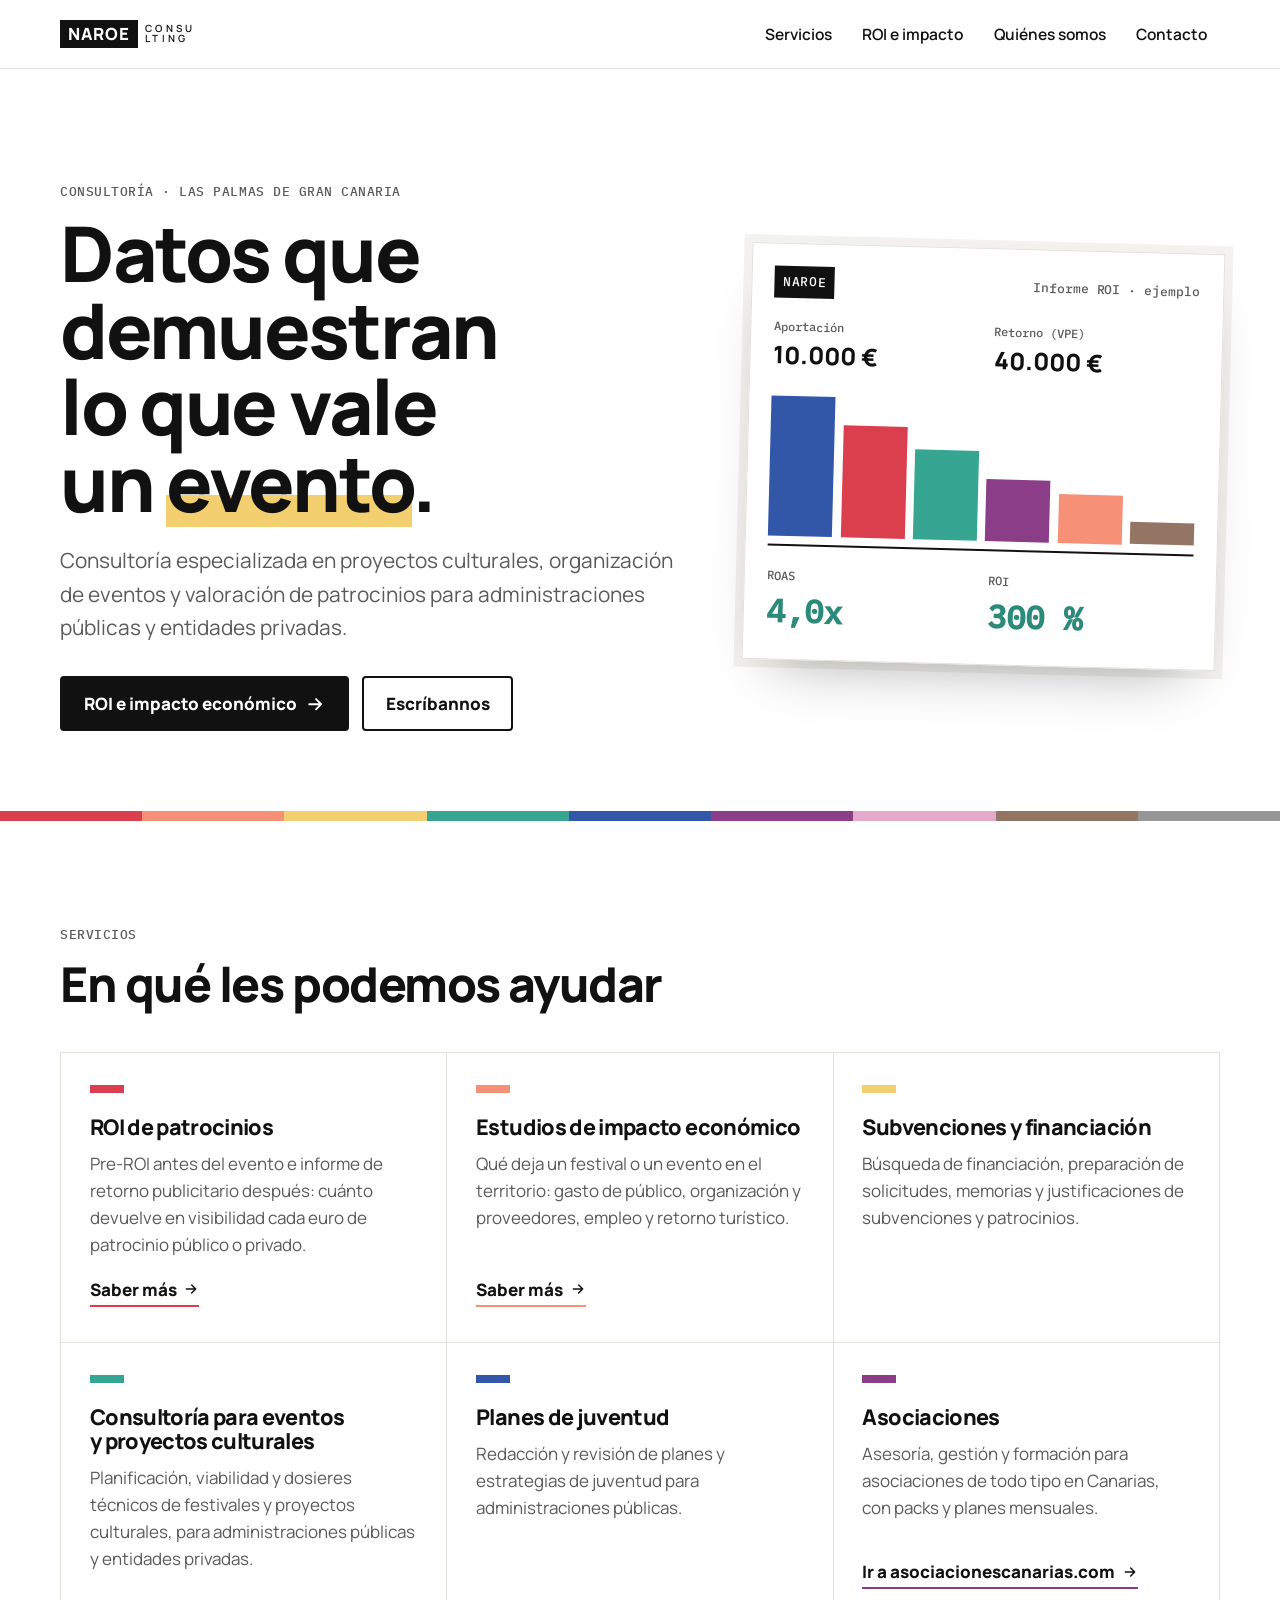
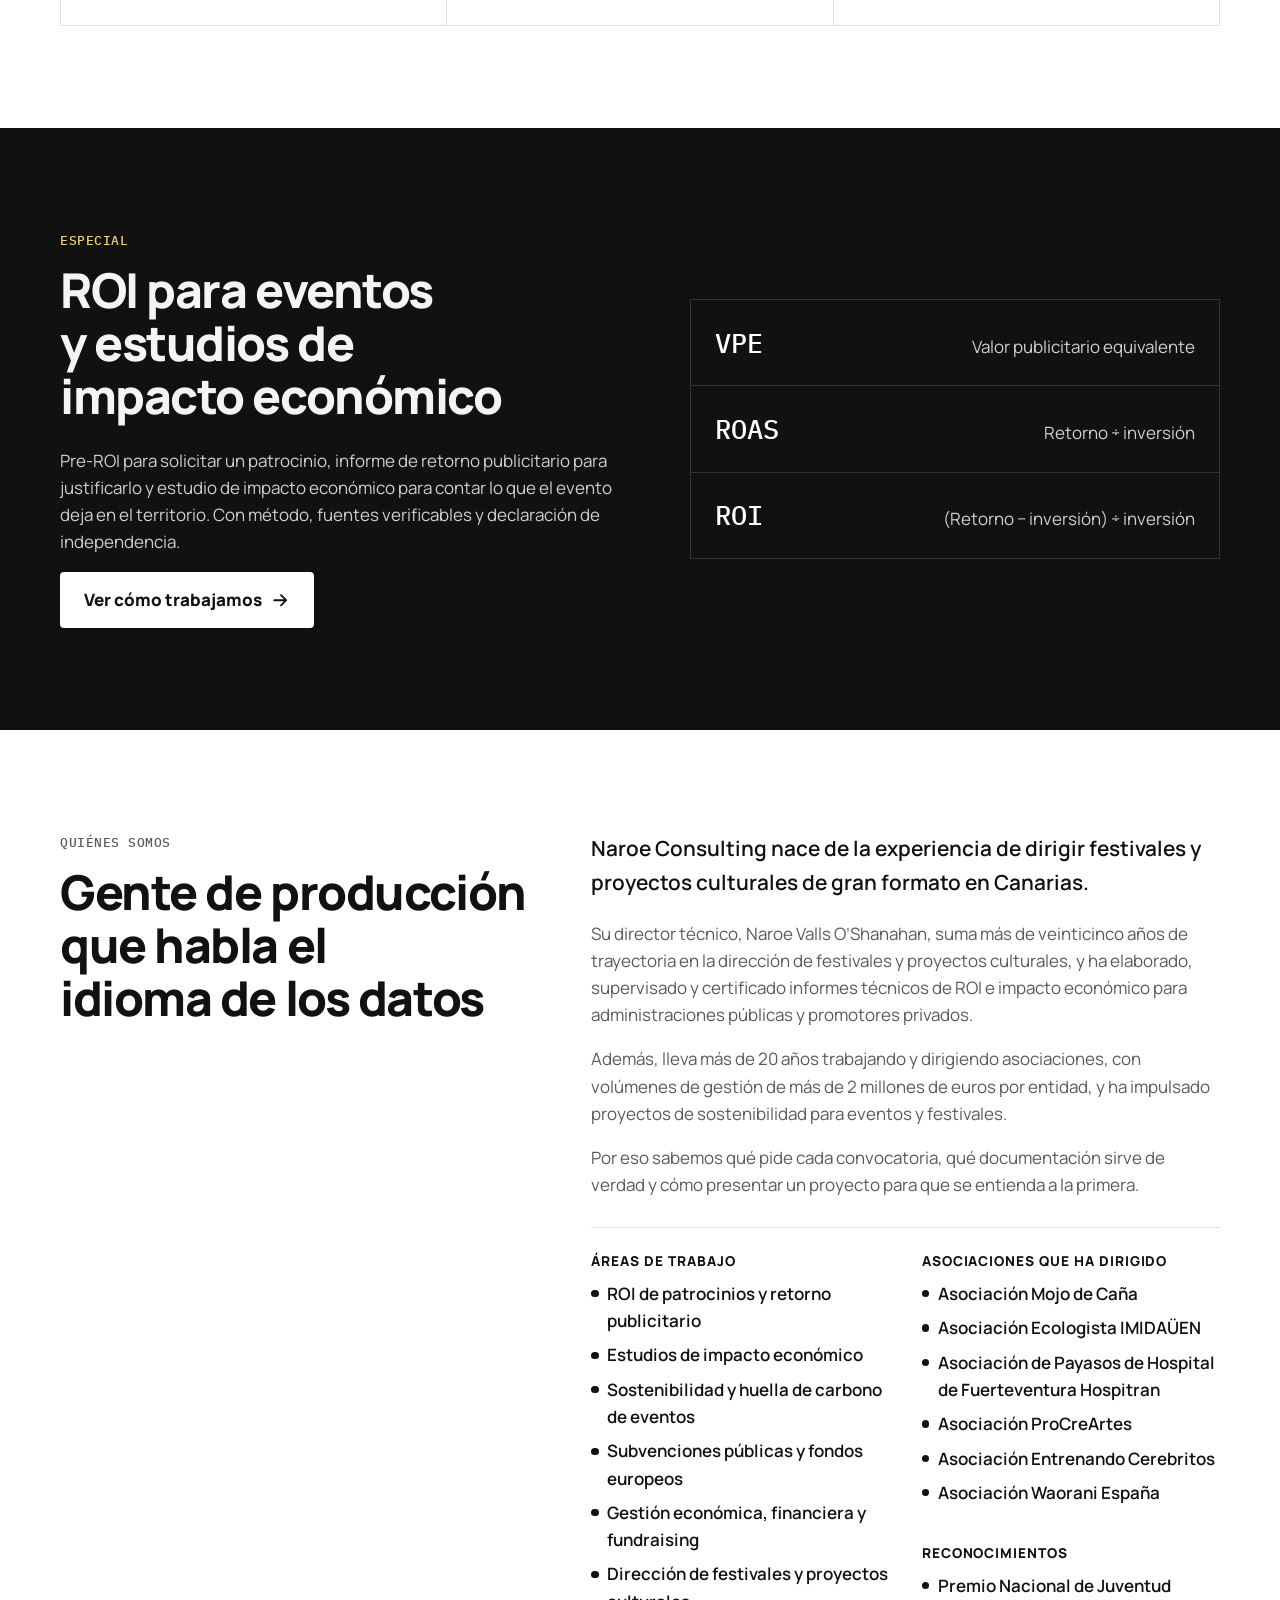
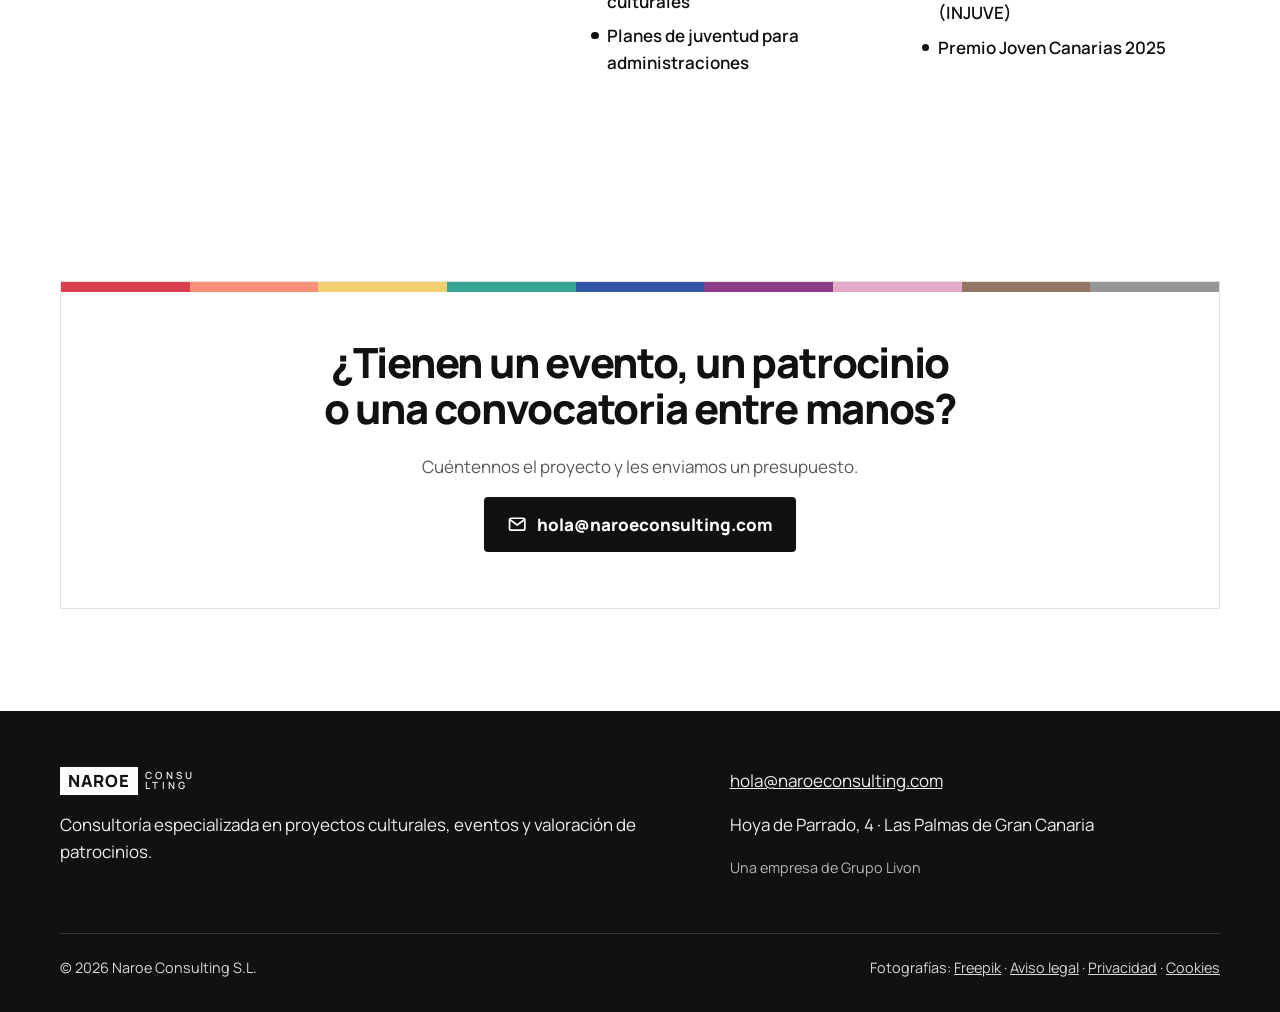
<file: index.html>
<!doctype html>
<html lang="es" class="sin-js">
<head>
<meta charset="utf-8">
<meta name="viewport" content="width=device-width, initial-scale=1">
<title>Naroe Consulting · ROI de patrocinios, impacto económico y consultoría para eventos</title>
<meta name="description" content="Consultoría en Canarias para eventos y proyectos culturales: informes ROI de patrocinios, estudios de impacto económico, subvenciones y planes de juventud.">
<link rel="canonical" href="https://naroeconsulting.com/">
<meta name="theme-color" content="#111111">
<meta property="og:type" content="website">
<meta property="og:site_name" content="Naroe Consulting">
<meta property="og:locale" content="es_ES">
<meta property="og:title" content="Naroe Consulting · ROI de patrocinios, impacto económico y consultoría para eventos">
<meta property="og:description" content="Consultoría en Canarias para eventos y proyectos culturales: informes ROI de patrocinios, estudios de impacto económico, subvenciones y planes de juventud.">
<meta property="og:url" content="https://naroeconsulting.com/">
<meta property="og:image" content="https://naroeconsulting.com/img/og.png">
<meta name="twitter:card" content="summary_large_image">
<link rel="icon" href="/favicon.svg" type="image/svg+xml">
<link rel="icon" href="/favicon.png" type="image/png">
<link rel="apple-touch-icon" href="/apple-touch-icon.png">
<link rel="manifest" href="/site.webmanifest">
<link rel="preload" href="/fonts/manrope-latin-800-normal.woff2" as="font" type="font/woff2" crossorigin>
<link rel="preload" href="/fonts/manrope-latin-400-normal.woff2" as="font" type="font/woff2" crossorigin>
<link rel="stylesheet" href="/css/estilos.css">
</head>
<body>
<a class="saltar" href="#contenido">Saltar al contenido</a>
<header class="nav">
  <div class="contenedor nav-fila">
    <a class="marca" href="/" aria-label="Naroe Consulting, ir al inicio"><span class="logo"><span class="logo-caja">NAROE</span><span class="logo-txt">CONSU<br>LTING</span></span></a>
    <button class="boton-menu" type="button" aria-controls="menu" aria-expanded="false"><span class="visualmente-oculto">Abrir menú</span><svg viewBox="0 0 24 24" fill="none" stroke="currentColor" stroke-width="2.2" stroke-linecap="round" aria-hidden="true"><path d="M4 7h16M4 12h16M4 17h16"/></svg></button>
    <ul class="menu" id="menu"><li><a href="/#servicios">Servicios</a></li><li><a href="/roi/">ROI e impacto</a></li><li><a href="/#nosotros">Quiénes somos</a></li><li><a href="/#contacto">Contacto</a></li></ul>
  </div>
</header>
<main id="contenido">
<section class="portada portada-inicio">
  <div class="contenedor portada-dos">
    <div>
      <p class="antetitulo">Consultoría · Las Palmas de Gran Canaria</p>
      <h1>Datos que demuestran lo que vale un <span class="subraya">evento</span>.</h1>
      <p class="entradilla">Consultoría especializada en proyectos culturales, organización de eventos y valoración de patrocinios para administraciones públicas y entidades privadas.</p>
      <div class="botones">
        <a class="boton boton-negro" href="/roi/">ROI e impacto económico <svg viewBox="0 0 24 24" fill="none" stroke="currentColor" stroke-width="2.2" stroke-linecap="round" stroke-linejoin="round" aria-hidden="true"><path d="M5 12h14M13 6l6 6-6 6"/></svg></a>
        <a class="boton boton-linea" href="mailto:hola@naroeconsulting.com?subject=Consulta%20desde%20la%20web">Escríbannos</a>
      </div>
    </div>
    <div class="portada-visual"><div class="informe-mini" role="img" aria-label="Ejemplo ilustrativo de informe: aportación de 10.000 euros, retorno de 40.000 euros, ROAS 4,0x y ROI del 300 %">
  <div class="im-cab"><span class="logo-caja">NAROE</span><span>Informe ROI · ejemplo</span></div>
  <div class="im-kpis"><div><small>Aportación</small><strong>10.000 €</strong></div><div><small>Retorno (VPE)</small><strong>40.000 €</strong></div></div>
  <div class="im-barras" aria-hidden="true"><i style="height:100%;background:#3257A8"></i><i style="height:80%;background:#DB3E4C"></i><i style="height:64%;background:#36A693"></i><i style="height:44%;background:#8B3D88"></i><i style="height:35%;background:#F69178"></i><i style="height:16%;background:#937465"></i></div>
  <div class="im-pie"><div><small>ROAS</small><strong class="verde">4,0x</strong></div><div><small>ROI</small><strong class="verde">300 %</strong></div></div>
</div></div>
  </div>
  <div class="franja" aria-hidden="true"><i style="background:#DB3E4C"></i><i style="background:#F69178"></i><i style="background:#F4CF70"></i><i style="background:#36A693"></i><i style="background:#3257A8"></i><i style="background:#8B3D88"></i><i style="background:#E5A9C9"></i><i style="background:#937465"></i><i style="background:#969696"></i></div>
</section>

<section class="seccion" id="servicios" aria-labelledby="t-servicios">
  <div class="contenedor">
    <div class="cabecera-seccion"><p class="antetitulo">Servicios</p><h2 id="t-servicios">En qué les podemos ayudar</h2></div>
    <div class="servicios"><article class="servicio aparece" style="--c:#DB3E4C">
      <h3>ROI de patrocinios</h3><p>Pre-ROI antes del evento e informe de retorno publicitario después: cuánto devuelve en visibilidad cada euro de patrocinio público o privado.</p><a class="servicio-enlace" href="/roi/">Saber más <svg viewBox="0 0 24 24" fill="none" stroke="currentColor" stroke-width="2.2" stroke-linecap="round" stroke-linejoin="round" aria-hidden="true"><path d="M5 12h14M13 6l6 6-6 6"/></svg></a>
    </article><article class="servicio aparece" style="--c:#F69178">
      <h3>Estudios de impacto económico</h3><p>Qué deja un festival o un evento en el territorio: gasto de público, organización y proveedores, empleo y retorno turístico.</p><a class="servicio-enlace" href="/roi/#impacto">Saber más <svg viewBox="0 0 24 24" fill="none" stroke="currentColor" stroke-width="2.2" stroke-linecap="round" stroke-linejoin="round" aria-hidden="true"><path d="M5 12h14M13 6l6 6-6 6"/></svg></a>
    </article><article class="servicio aparece" style="--c:#F4CF70">
      <h3>Subvenciones y financiación</h3><p>Búsqueda de financiación, preparación de solicitudes, memorias y justificaciones de subvenciones y patrocinios.</p>
    </article><article class="servicio aparece" style="--c:#36A693">
      <h3>Consultoría para eventos y proyectos culturales</h3><p>Planificación, viabilidad y dosieres técnicos de festivales y proyectos culturales, para administraciones públicas y entidades privadas.</p>
    </article><article class="servicio aparece" style="--c:#3257A8">
      <h3>Planes de juventud</h3><p>Redacción y revisión de planes y estrategias de juventud para administraciones públicas.</p>
    </article><article class="servicio aparece" style="--c:#8B3D88">
      <h3>Asociaciones</h3><p>Asesoría, gestión y formación para asociaciones de todo tipo en Canarias, con packs y planes mensuales.</p><a class="servicio-enlace" href="https://asociacionescanarias.com">Ir a asociacionescanarias.com <svg viewBox="0 0 24 24" fill="none" stroke="currentColor" stroke-width="2.2" stroke-linecap="round" stroke-linejoin="round" aria-hidden="true"><path d="M5 12h14M13 6l6 6-6 6"/></svg></a>
    </article></div>
  </div>
</section>

<section class="seccion seccion-negra" aria-labelledby="t-especial">
  <div class="contenedor especial">
    <div>
      <p class="antetitulo">Especial</p>
      <h2 id="t-especial">ROI para eventos y estudios de impacto económico</h2>
      <p>Pre-ROI para solicitar un patrocinio, informe de retorno publicitario para justificarlo y estudio de impacto económico para contar lo que el evento deja en el territorio. Con método, fuentes verificables y declaración de independencia.</p>
      <a class="boton boton-blanco" href="/roi/">Ver cómo trabajamos <svg viewBox="0 0 24 24" fill="none" stroke="currentColor" stroke-width="2.2" stroke-linecap="round" stroke-linejoin="round" aria-hidden="true"><path d="M5 12h14M13 6l6 6-6 6"/></svg></a>
    </div>
    <dl class="formula" aria-label="Indicadores del informe">
      <div><dt>VPE</dt><dd>Valor publicitario equivalente</dd></div>
      <div><dt>ROAS</dt><dd>Retorno ÷ inversión</dd></div>
      <div><dt>ROI</dt><dd>(Retorno − inversión) ÷ inversión</dd></div>
    </dl>
  </div>
</section>

<section class="seccion" id="nosotros" aria-labelledby="t-nosotros">
  <div class="contenedor nosotros">
    <div><p class="antetitulo">Quiénes somos</p><h2 id="t-nosotros">Gente de producción que habla el idioma de los datos</h2></div>
    <div>
      <p class="entradilla">Naroe Consulting nace de la experiencia de dirigir festivales y proyectos culturales de gran formato en Canarias.</p>
      <p>Su director técnico, Naroe Valls O’Shanahan, suma más de veinticinco años de trayectoria en la dirección de festivales y proyectos culturales, y ha elaborado, supervisado y certificado informes técnicos de ROI e impacto económico para administraciones públicas y promotores privados.</p>
      <p>Además, lleva más de 20 años trabajando y dirigiendo asociaciones, con volúmenes de gestión de más de 2 millones de euros por entidad, y ha impulsado proyectos de sostenibilidad para eventos y festivales.</p>
      <p>Por eso sabemos qué pide cada convocatoria, qué documentación sirve de verdad y cómo presentar un proyecto para que se entienda a la primera.</p>
      <div class="trayectoria"><div class="tray-bloque"><h3>Áreas de trabajo</h3><ul><li>ROI de patrocinios y retorno publicitario</li><li>Estudios de impacto económico</li><li>Sostenibilidad y huella de carbono de eventos</li><li>Subvenciones públicas y fondos europeos</li><li>Gestión económica, financiera y fundraising</li><li>Dirección de festivales y proyectos culturales</li><li>Planes de juventud para administraciones</li></ul></div><div class="tray-bloque"><h3>Asociaciones que ha dirigido</h3><ul><li>Asociación Mojo de Caña</li><li>Asociación Ecologista IMIDAÜEN</li><li>Asociación de Payasos de Hospital de Fuerteventura Hospitran</li><li>Asociación ProCreArtes</li><li>Asociación Entrenando Cerebritos</li><li>Asociación Waorani España</li></ul></div><div class="tray-bloque"><h3>Reconocimientos</h3><ul><li>Premio Nacional de Juventud (INJUVE)</li><li>Premio Joven Canarias 2025</li></ul></div></div>
    </div>
  </div>
</section>

<section class="seccion contacto" id="contacto" aria-labelledby="t-contacto">
  <div class="contenedor contacto-caja">
    <div class="franja" aria-hidden="true"><i style="background:#DB3E4C"></i><i style="background:#F69178"></i><i style="background:#F4CF70"></i><i style="background:#36A693"></i><i style="background:#3257A8"></i><i style="background:#8B3D88"></i><i style="background:#E5A9C9"></i><i style="background:#937465"></i><i style="background:#969696"></i></div>
    <h2 id="t-contacto">¿Tienen un evento, un patrocinio o una convocatoria entre manos?</h2>
    <p>Cuéntennos el proyecto y les enviamos un presupuesto.</p>
    <a class="boton boton-negro" href="mailto:hola@naroeconsulting.com?subject=Presupuesto"><svg viewBox="0 0 24 24" fill="none" stroke="currentColor" stroke-width="2" stroke-linecap="round" stroke-linejoin="round" aria-hidden="true"><rect x="3" y="5" width="18" height="14" rx="2"/><path d="m4 7 8 6 8-6"/></svg> hola@naroeconsulting.com</a>
  </div>
</section>
</main>
<footer class="pie">
  <div class="contenedor">
    <div class="pie-arriba">
      <div><span class="logo logo-pie"><span class="logo-caja">NAROE</span><span class="logo-txt">CONSU<br>LTING</span></span>
      <p>Consultoría especializada en proyectos culturales, eventos y valoración de patrocinios.</p></div>
      <div><p><a href="mailto:hola@naroeconsulting.com">hola@naroeconsulting.com</a></p>
      <p>Hoya de Parrado, 4 · Las Palmas de Gran Canaria</p><p class="pie-nota">Una empresa de Grupo Livon</p></div>
    </div>
    <div class="pie-base">
      <span>© <span id="anio">2026</span> Naroe Consulting S.L.</span>
      <span>Fotografías: <a href="https://www.freepik.es" rel="noopener">Freepik</a> · <a href="/aviso-legal">Aviso legal</a> · <a href="/privacidad">Privacidad</a> · <a href="/cookies">Cookies</a></span>
    </div>
  </div>
</footer>
<script src="/js/main.js" defer></script>
<script type="application/ld+json">{"@context": "https://schema.org", "@type": "ProfessionalService", "name": "Naroe Consulting", "legalName": "Naroe Consulting S.L.", "url": "https://naroeconsulting.com/", "email": "hola@naroeconsulting.com", "taxID": "B22534804", "address": {"@type": "PostalAddress", "streetAddress": "Hoya de Parrado, 4", "postalCode": "35017", "addressLocality": "Las Palmas de Gran Canaria", "addressCountry": "ES"}, "areaServed": "Canarias"}</script>
</body>
</html>
</file>
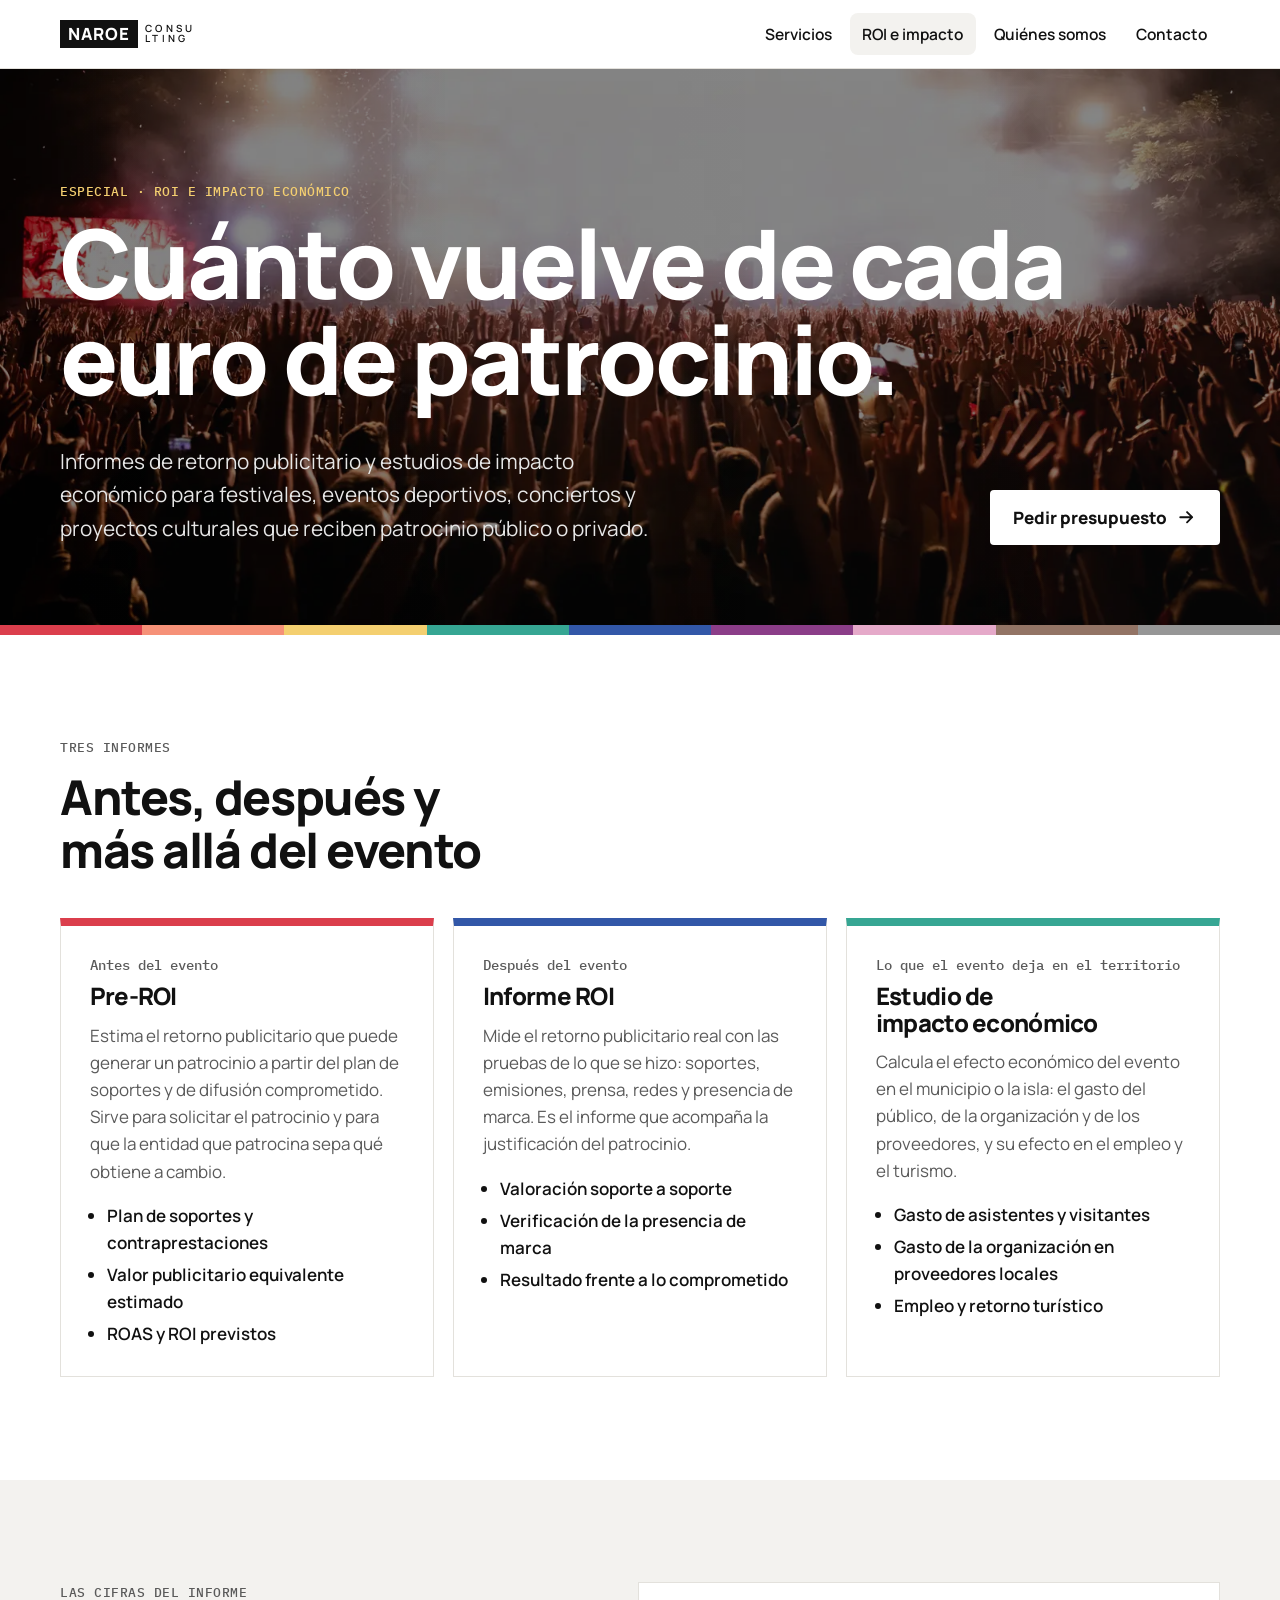
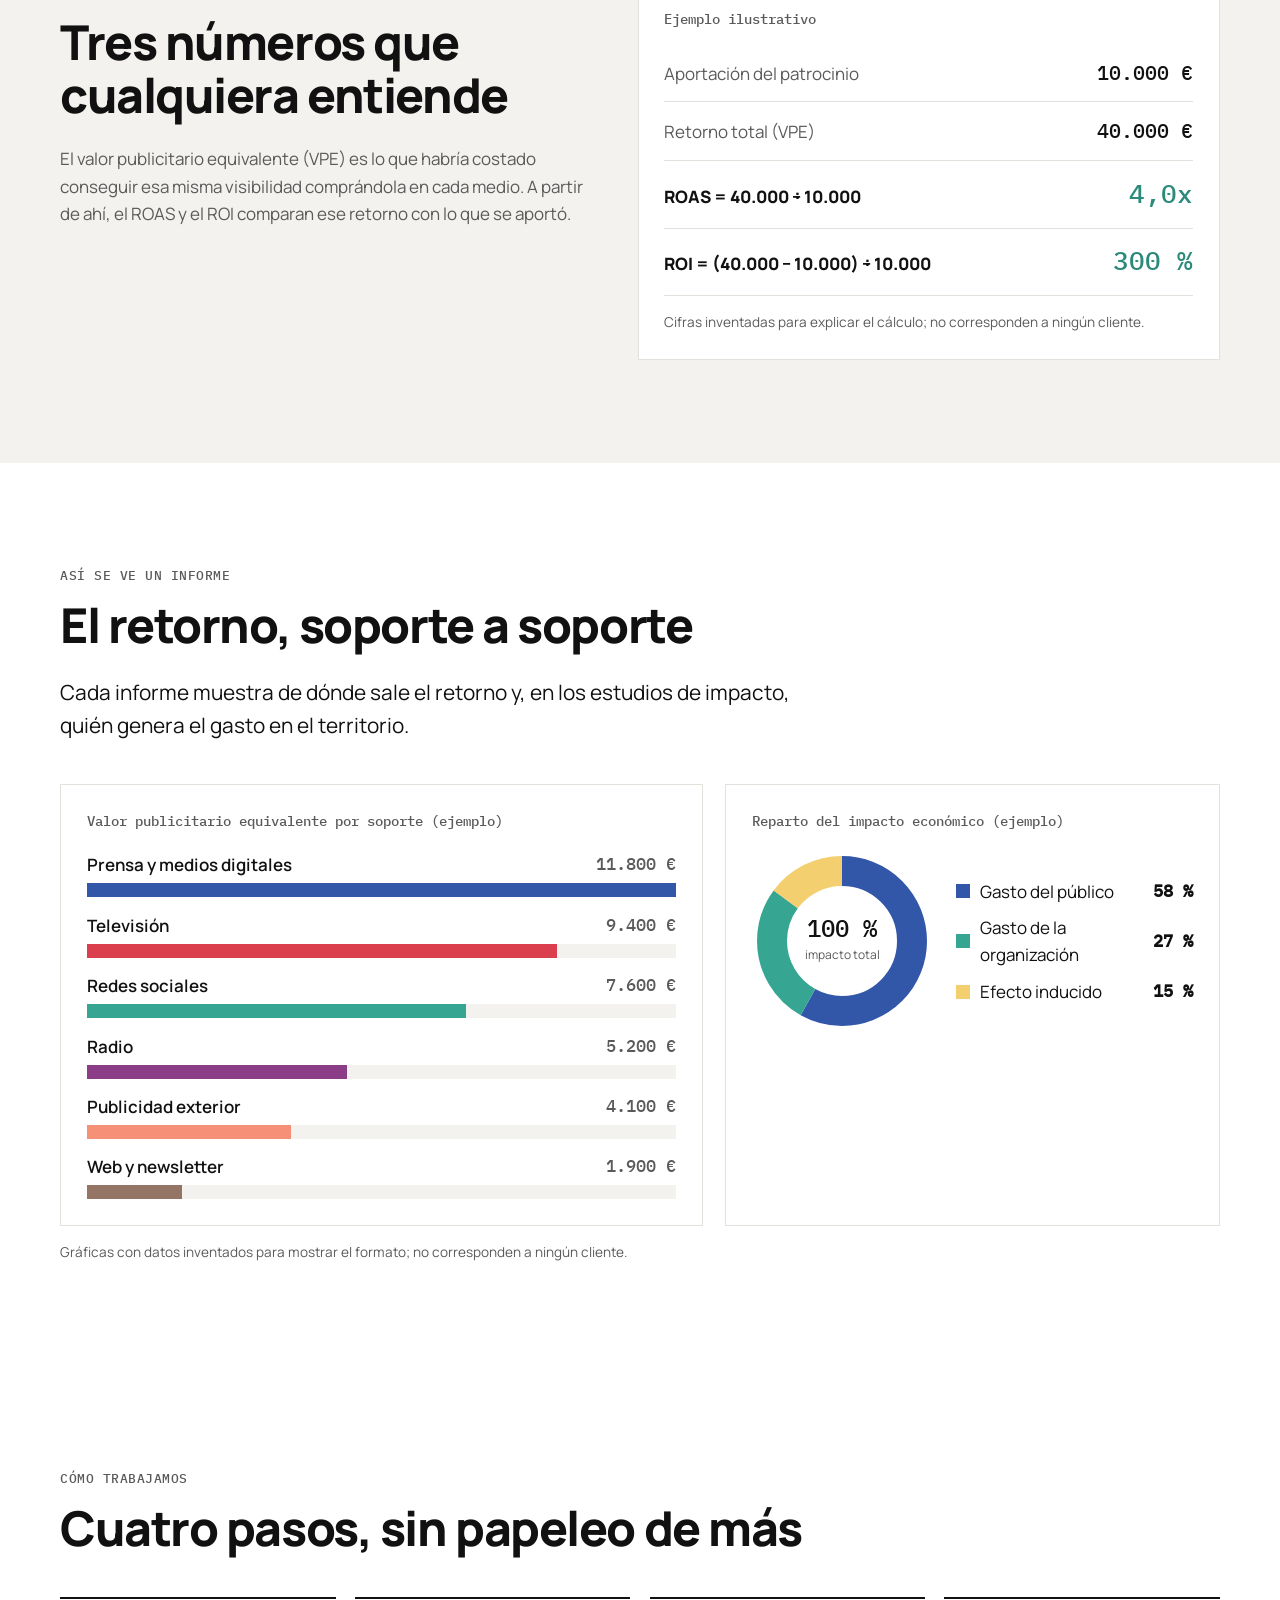
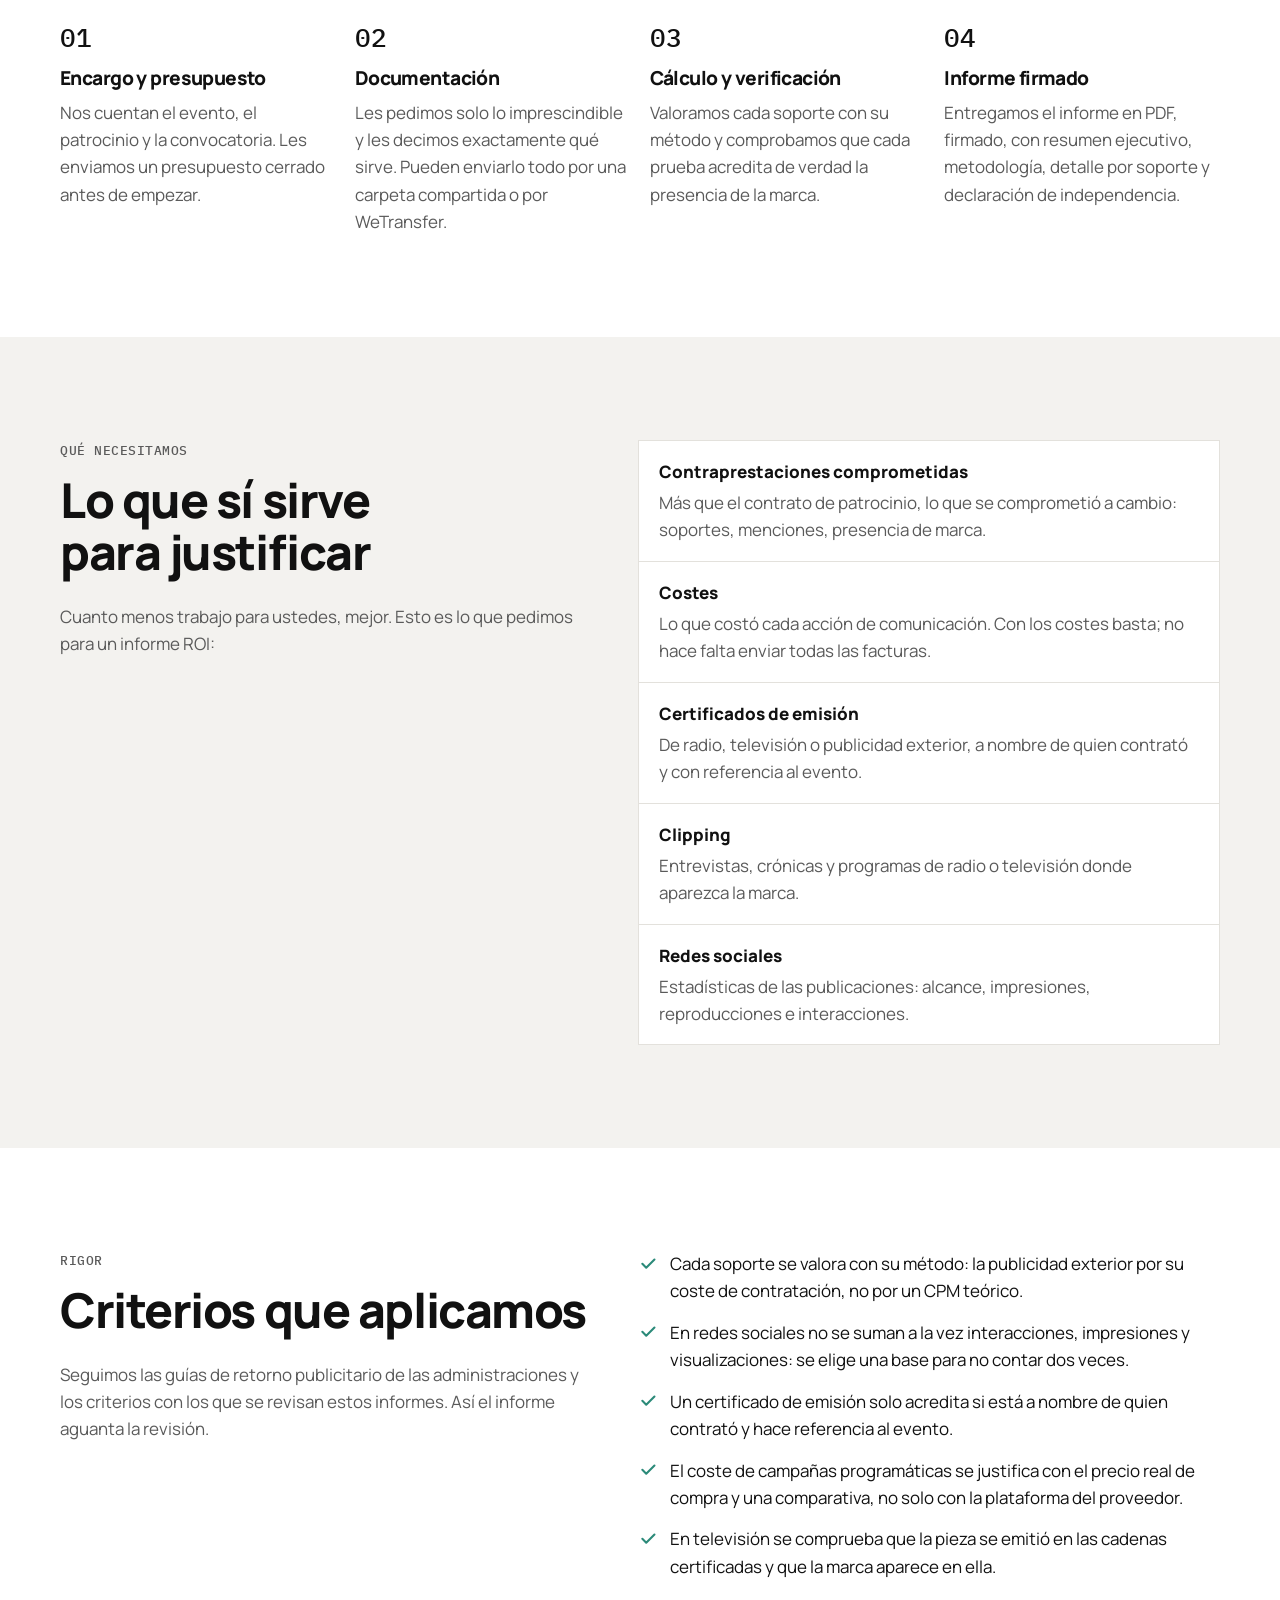
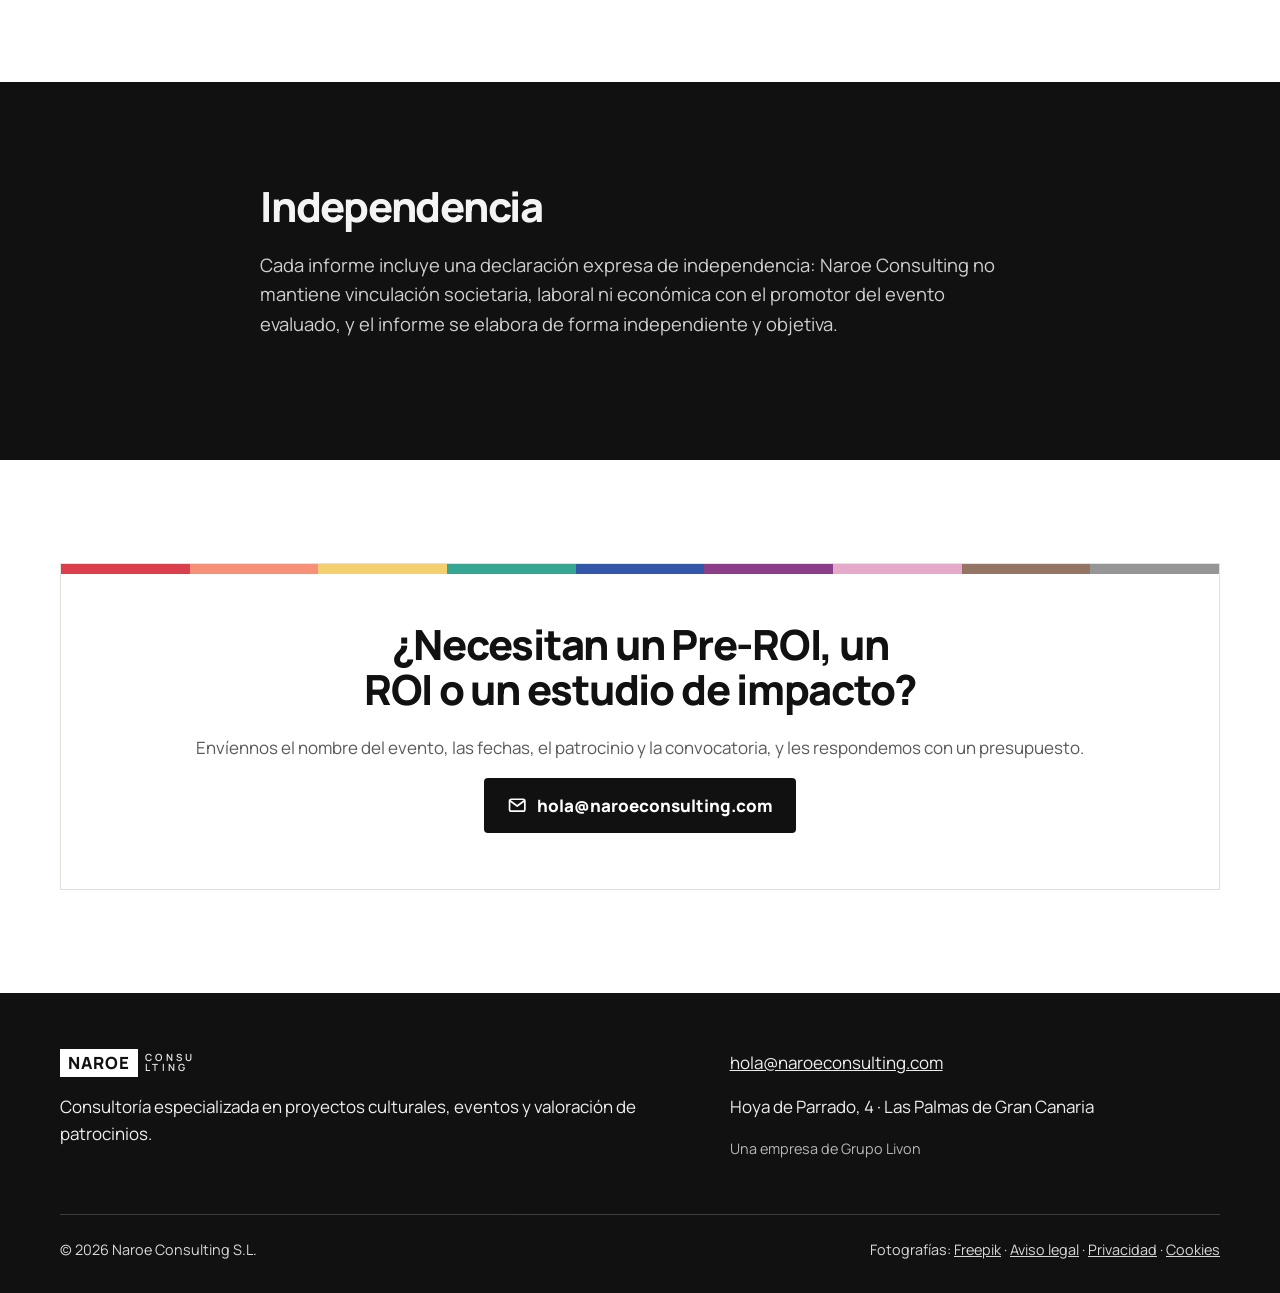
<file: roi/index.html>
<!doctype html>
<html lang="es" class="sin-js">
<head>
<meta charset="utf-8">
<meta name="viewport" content="width=device-width, initial-scale=1">
<title>ROI de patrocinios y estudios de impacto económico · Naroe Consulting</title>
<meta name="description" content="Pre-ROI, informes de retorno publicitario y estudios de impacto económico para eventos y festivales en Canarias. Método verificable y declaración de independencia.">
<link rel="canonical" href="https://naroeconsulting.com/roi/">
<meta name="theme-color" content="#111111">
<meta property="og:type" content="website">
<meta property="og:site_name" content="Naroe Consulting">
<meta property="og:locale" content="es_ES">
<meta property="og:title" content="ROI de patrocinios y estudios de impacto económico · Naroe Consulting">
<meta property="og:description" content="Pre-ROI, informes de retorno publicitario y estudios de impacto económico para eventos y festivales en Canarias. Método verificable y declaración de independencia.">
<meta property="og:url" content="https://naroeconsulting.com/roi/">
<meta property="og:image" content="https://naroeconsulting.com/img/og.png">
<meta name="twitter:card" content="summary_large_image">
<link rel="icon" href="/favicon.svg" type="image/svg+xml">
<link rel="icon" href="/favicon.png" type="image/png">
<link rel="apple-touch-icon" href="/apple-touch-icon.png">
<link rel="manifest" href="/site.webmanifest">
<link rel="preload" href="/fonts/manrope-latin-800-normal.woff2" as="font" type="font/woff2" crossorigin>
<link rel="preload" href="/fonts/manrope-latin-400-normal.woff2" as="font" type="font/woff2" crossorigin>
<link rel="stylesheet" href="/css/estilos.css">
</head>
<body>
<a class="saltar" href="#contenido">Saltar al contenido</a>
<header class="nav">
  <div class="contenedor nav-fila">
    <a class="marca" href="/" aria-label="Naroe Consulting, ir al inicio"><span class="logo"><span class="logo-caja">NAROE</span><span class="logo-txt">CONSU<br>LTING</span></span></a>
    <button class="boton-menu" type="button" aria-controls="menu" aria-expanded="false"><span class="visualmente-oculto">Abrir menú</span><svg viewBox="0 0 24 24" fill="none" stroke="currentColor" stroke-width="2.2" stroke-linecap="round" aria-hidden="true"><path d="M4 7h16M4 12h16M4 17h16"/></svg></button>
    <ul class="menu" id="menu"><li><a href="/#servicios">Servicios</a></li><li><a href="/roi/" aria-current="page">ROI e impacto</a></li><li><a href="/#nosotros">Quiénes somos</a></li><li><a href="/#contacto">Contacto</a></li></ul>
  </div>
</header>
<main id="contenido">
<section class="portada portada-roi con-foto">
  <img class="portada-foto" src="/img/fotos/confeti-800.webp" srcset="/img/fotos/confeti-800.webp 800w, /img/fotos/confeti-1600.webp 1600w" sizes="100vw" alt="" loading="eager" decoding="async" fetchpriority="high">
  <div class="contenedor">
    <p class="antetitulo">Especial · ROI e impacto económico</p>
    <h1>Cuánto vuelve de cada euro de patrocinio.</h1>
    <div class="portada-pie">
      <p class="entradilla">Informes de retorno publicitario y estudios de impacto económico para festivales, eventos deportivos, conciertos y proyectos culturales que reciben patrocinio público o privado.</p>
      <div class="botones"><a class="boton boton-negro" href="mailto:hola@naroeconsulting.com?subject=Presupuesto%20de%20informe%20ROI">Pedir presupuesto <svg viewBox="0 0 24 24" fill="none" stroke="currentColor" stroke-width="2.2" stroke-linecap="round" stroke-linejoin="round" aria-hidden="true"><path d="M5 12h14M13 6l6 6-6 6"/></svg></a></div>
    </div>
  </div>
  <div class="franja" aria-hidden="true"><i style="background:#DB3E4C"></i><i style="background:#F69178"></i><i style="background:#F4CF70"></i><i style="background:#36A693"></i><i style="background:#3257A8"></i><i style="background:#8B3D88"></i><i style="background:#E5A9C9"></i><i style="background:#937465"></i><i style="background:#969696"></i></div>
</section>

<section class="seccion" aria-labelledby="t-informes">
  <div class="contenedor">
    <div class="cabecera-seccion"><p class="antetitulo">Tres informes</p><h2 id="t-informes">Antes, después y más allá del evento</h2></div>
    <div class="informes"><article class="informe aparece" id="pre" style="--c:#DB3E4C">
      <p class="informe-cuando">Antes del evento</p><h3>Pre-ROI</h3><p>Estima el retorno publicitario que puede generar un patrocinio a partir del plan de soportes y de difusión comprometido. Sirve para solicitar el patrocinio y para que la entidad que patrocina sepa qué obtiene a cambio.</p>
      <ul><li>Plan de soportes y contraprestaciones</li><li>Valor publicitario equivalente estimado</li><li>ROAS y ROI previstos</li></ul>
    </article><article class="informe aparece" id="roi" style="--c:#3257A8">
      <p class="informe-cuando">Después del evento</p><h3>Informe ROI</h3><p>Mide el retorno publicitario real con las pruebas de lo que se hizo: soportes, emisiones, prensa, redes y presencia de marca. Es el informe que acompaña la justificación del patrocinio.</p>
      <ul><li>Valoración soporte a soporte</li><li>Verificación de la presencia de marca</li><li>Resultado frente a lo comprometido</li></ul>
    </article><article class="informe aparece" id="impacto" style="--c:#36A693">
      <p class="informe-cuando">Lo que el evento deja en el territorio</p><h3>Estudio de impacto económico</h3><p>Calcula el efecto económico del evento en el municipio o la isla: el gasto del público, de la organización y de los proveedores, y su efecto en el empleo y el turismo.</p>
      <ul><li>Gasto de asistentes y visitantes</li><li>Gasto de la organización en proveedores locales</li><li>Empleo y retorno turístico</li></ul>
    </article></div>
  </div>
</section>

<section class="seccion seccion-gris" aria-labelledby="t-cifras">
  <div class="contenedor cifras-grid">
    <div><p class="antetitulo">Las cifras del informe</p><h2 id="t-cifras">Tres números que cualquiera entiende</h2>
    <p>El valor publicitario equivalente (VPE) es lo que habría costado conseguir esa misma visibilidad comprándola en cada medio. A partir de ahí, el ROAS y el ROI comparan ese retorno con lo que se aportó.</p></div>
    <div class="ejemplo" role="group" aria-label="Ejemplo ilustrativo">
      <p class="ejemplo-titulo">Ejemplo ilustrativo</p>
      <dl>
        <div><dt>Aportación del patrocinio</dt><dd>10.000 €</dd></div>
        <div><dt>Retorno total (VPE)</dt><dd>40.000 €</dd></div>
        <div class="destaca"><dt>ROAS = 40.000 ÷ 10.000</dt><dd>4,0x</dd></div>
        <div class="destaca"><dt>ROI = (40.000 − 10.000) ÷ 10.000</dt><dd>300 %</dd></div>
      </dl>
      <p class="ejemplo-nota">Cifras inventadas para explicar el cálculo; no corresponden a ningún cliente.</p>
    </div>
  </div>
</section>

<section class="seccion" aria-labelledby="t-graficas">
  <div class="contenedor">
    <div class="cabecera-seccion"><p class="antetitulo">Así se ve un informe</p><h2 id="t-graficas">El retorno, soporte a soporte</h2>
    <p class="entradilla">Cada informe muestra de dónde sale el retorno y, en los estudios de impacto, quién genera el gasto en el territorio.</p></div>
    <div class="graficas">
      <figure class="grafica">
  <figcaption>Valor publicitario equivalente por soporte (ejemplo)</figcaption>
  <ul class="g-barras"><li><span class="b-et">Prensa y medios digitales</span><span class="b-val">11.800 €</span>
      <span class="b-pista" aria-hidden="true"><i style="width:100.0%;background:#3257A8"></i></span></li><li><span class="b-et">Televisión</span><span class="b-val">9.400 €</span>
      <span class="b-pista" aria-hidden="true"><i style="width:79.7%;background:#DB3E4C"></i></span></li><li><span class="b-et">Redes sociales</span><span class="b-val">7.600 €</span>
      <span class="b-pista" aria-hidden="true"><i style="width:64.4%;background:#36A693"></i></span></li><li><span class="b-et">Radio</span><span class="b-val">5.200 €</span>
      <span class="b-pista" aria-hidden="true"><i style="width:44.1%;background:#8B3D88"></i></span></li><li><span class="b-et">Publicidad exterior</span><span class="b-val">4.100 €</span>
      <span class="b-pista" aria-hidden="true"><i style="width:34.7%;background:#F69178"></i></span></li><li><span class="b-et">Web y newsletter</span><span class="b-val">1.900 €</span>
      <span class="b-pista" aria-hidden="true"><i style="width:16.1%;background:#937465"></i></span></li></ul>
</figure>
      <figure class="grafica grafica-donut">
  <figcaption>Reparto del impacto económico (ejemplo)</figcaption>
  <div class="donut-fila"><svg viewBox="0 0 180 180" aria-hidden="true" focusable="false"><circle r="70" cx="90" cy="90" fill="none" stroke="#3257A8" stroke-width="30" stroke-dasharray="255.1 439.8" stroke-dashoffset="0.0" transform="rotate(-90 90 90)"/><circle r="70" cx="90" cy="90" fill="none" stroke="#36A693" stroke-width="30" stroke-dasharray="118.8 439.8" stroke-dashoffset="-255.1" transform="rotate(-90 90 90)"/><circle r="70" cx="90" cy="90" fill="none" stroke="#F4CF70" stroke-width="30" stroke-dasharray="66.0 439.8" stroke-dashoffset="-373.8" transform="rotate(-90 90 90)"/>
    <text x="90" y="86" text-anchor="middle" class="d-num">100 %</text><text x="90" y="108" text-anchor="middle" class="d-txt">impacto total</text></svg>
  <ul class="leyenda"><li><i style="background:#3257A8"></i><span>Gasto del público</span><strong>58 %</strong></li><li><i style="background:#36A693"></i><span>Gasto de la organización</span><strong>27 %</strong></li><li><i style="background:#F4CF70"></i><span>Efecto inducido</span><strong>15 %</strong></li></ul></div>
</figure>
    </div>
    <p class="ejemplo-nota">Gráficas con datos inventados para mostrar el formato; no corresponden a ningún cliente.</p>
  </div>
</section>

<section class="seccion" aria-labelledby="t-proceso">
  <div class="contenedor">
    <div class="cabecera-seccion"><p class="antetitulo">Cómo trabajamos</p><h2 id="t-proceso">Cuatro pasos, sin papeleo de más</h2></div>
    <ol class="pasos"><li class="aparece"><h3>Encargo y presupuesto</h3><p>Nos cuentan el evento, el patrocinio y la convocatoria. Les enviamos un presupuesto cerrado antes de empezar.</p></li><li class="aparece"><h3>Documentación</h3><p>Les pedimos solo lo imprescindible y les decimos exactamente qué sirve. Pueden enviarlo todo por una carpeta compartida o por WeTransfer.</p></li><li class="aparece"><h3>Cálculo y verificación</h3><p>Valoramos cada soporte con su método y comprobamos que cada prueba acredita de verdad la presencia de la marca.</p></li><li class="aparece"><h3>Informe firmado</h3><p>Entregamos el informe en PDF, firmado, con resumen ejecutivo, metodología, detalle por soporte y declaración de independencia.</p></li></ol>
  </div>
</section>

<section class="seccion seccion-gris" aria-labelledby="t-docs">
  <div class="contenedor docs-grid">
    <div><p class="antetitulo">Qué necesitamos</p><h2 id="t-docs">Lo que sí sirve para justificar</h2>
    <p>Cuanto menos trabajo para ustedes, mejor. Esto es lo que pedimos para un informe ROI:</p></div>
    <dl class="docs"><div><dt>Contraprestaciones comprometidas</dt><dd>Más que el contrato de patrocinio, lo que se comprometió a cambio: soportes, menciones, presencia de marca.</dd></div><div><dt>Costes</dt><dd>Lo que costó cada acción de comunicación. Con los costes basta; no hace falta enviar todas las facturas.</dd></div><div><dt>Certificados de emisión</dt><dd>De radio, televisión o publicidad exterior, a nombre de quien contrató y con referencia al evento.</dd></div><div><dt>Clipping</dt><dd>Entrevistas, crónicas y programas de radio o televisión donde aparezca la marca.</dd></div><div><dt>Redes sociales</dt><dd>Estadísticas de las publicaciones: alcance, impresiones, reproducciones e interacciones.</dd></div></dl>
  </div>
</section>

<section class="seccion" aria-labelledby="t-criterios">
  <div class="contenedor criterios">
    <div><p class="antetitulo">Rigor</p><h2 id="t-criterios">Criterios que aplicamos</h2>
    <p>Seguimos las guías de retorno publicitario de las administraciones y los criterios con los que se revisan estos informes. Así el informe aguanta la revisión.</p></div>
    <ul class="lista-check"><li><svg viewBox="0 0 24 24" fill="none" stroke="currentColor" stroke-width="2.4" stroke-linecap="round" stroke-linejoin="round" aria-hidden="true"><path d="m5 12.5 4.5 4.5L19 7.5"/></svg><span>Cada soporte se valora con su método: la publicidad exterior por su coste de contratación, no por un CPM teórico.</span></li><li><svg viewBox="0 0 24 24" fill="none" stroke="currentColor" stroke-width="2.4" stroke-linecap="round" stroke-linejoin="round" aria-hidden="true"><path d="m5 12.5 4.5 4.5L19 7.5"/></svg><span>En redes sociales no se suman a la vez interacciones, impresiones y visualizaciones: se elige una base para no contar dos veces.</span></li><li><svg viewBox="0 0 24 24" fill="none" stroke="currentColor" stroke-width="2.4" stroke-linecap="round" stroke-linejoin="round" aria-hidden="true"><path d="m5 12.5 4.5 4.5L19 7.5"/></svg><span>Un certificado de emisión solo acredita si está a nombre de quien contrató y hace referencia al evento.</span></li><li><svg viewBox="0 0 24 24" fill="none" stroke="currentColor" stroke-width="2.4" stroke-linecap="round" stroke-linejoin="round" aria-hidden="true"><path d="m5 12.5 4.5 4.5L19 7.5"/></svg><span>El coste de campañas programáticas se justifica con el precio real de compra y una comparativa, no solo con la plataforma del proveedor.</span></li><li><svg viewBox="0 0 24 24" fill="none" stroke="currentColor" stroke-width="2.4" stroke-linecap="round" stroke-linejoin="round" aria-hidden="true"><path d="m5 12.5 4.5 4.5L19 7.5"/></svg><span>En televisión se comprueba que la pieza se emitió en las cadenas certificadas y que la marca aparece en ella.</span></li></ul>
  </div>
</section>

<section class="seccion seccion-negra" aria-labelledby="t-indep">
  <div class="contenedor estrecho indep">
    <h2 id="t-indep">Independencia</h2>
    <p>Cada informe incluye una declaración expresa de independencia: Naroe Consulting no mantiene vinculación societaria, laboral ni económica con el promotor del evento evaluado, y el informe se elabora de forma independiente y objetiva.</p>
  </div>
</section>

<section class="seccion contacto" aria-labelledby="t-contacto">
  <div class="contenedor contacto-caja">
    <div class="franja" aria-hidden="true"><i style="background:#DB3E4C"></i><i style="background:#F69178"></i><i style="background:#F4CF70"></i><i style="background:#36A693"></i><i style="background:#3257A8"></i><i style="background:#8B3D88"></i><i style="background:#E5A9C9"></i><i style="background:#937465"></i><i style="background:#969696"></i></div>
    <h2 id="t-contacto">¿Necesitan un Pre-ROI, un ROI o un estudio de impacto?</h2>
    <p>Envíennos el nombre del evento, las fechas, el patrocinio y la convocatoria, y les respondemos con un presupuesto.</p>
    <a class="boton boton-negro" href="mailto:hola@naroeconsulting.com?subject=Presupuesto%20de%20informe%20ROI%20o%20impacto%20econ%C3%B3mico"><svg viewBox="0 0 24 24" fill="none" stroke="currentColor" stroke-width="2" stroke-linecap="round" stroke-linejoin="round" aria-hidden="true"><rect x="3" y="5" width="18" height="14" rx="2"/><path d="m4 7 8 6 8-6"/></svg> hola@naroeconsulting.com</a>
  </div>
</section>
</main>
<footer class="pie">
  <div class="contenedor">
    <div class="pie-arriba">
      <div><span class="logo logo-pie"><span class="logo-caja">NAROE</span><span class="logo-txt">CONSU<br>LTING</span></span>
      <p>Consultoría especializada en proyectos culturales, eventos y valoración de patrocinios.</p></div>
      <div><p><a href="mailto:hola@naroeconsulting.com">hola@naroeconsulting.com</a></p>
      <p>Hoya de Parrado, 4 · Las Palmas de Gran Canaria</p><p class="pie-nota">Una empresa de Grupo Livon</p></div>
    </div>
    <div class="pie-base">
      <span>© <span id="anio">2026</span> Naroe Consulting S.L.</span>
      <span>Fotografías: <a href="https://www.freepik.es" rel="noopener">Freepik</a> · <a href="/aviso-legal">Aviso legal</a> · <a href="/privacidad">Privacidad</a> · <a href="/cookies">Cookies</a></span>
    </div>
  </div>
</footer>
<script src="/js/main.js" defer></script>

</body>
</html>
</file>
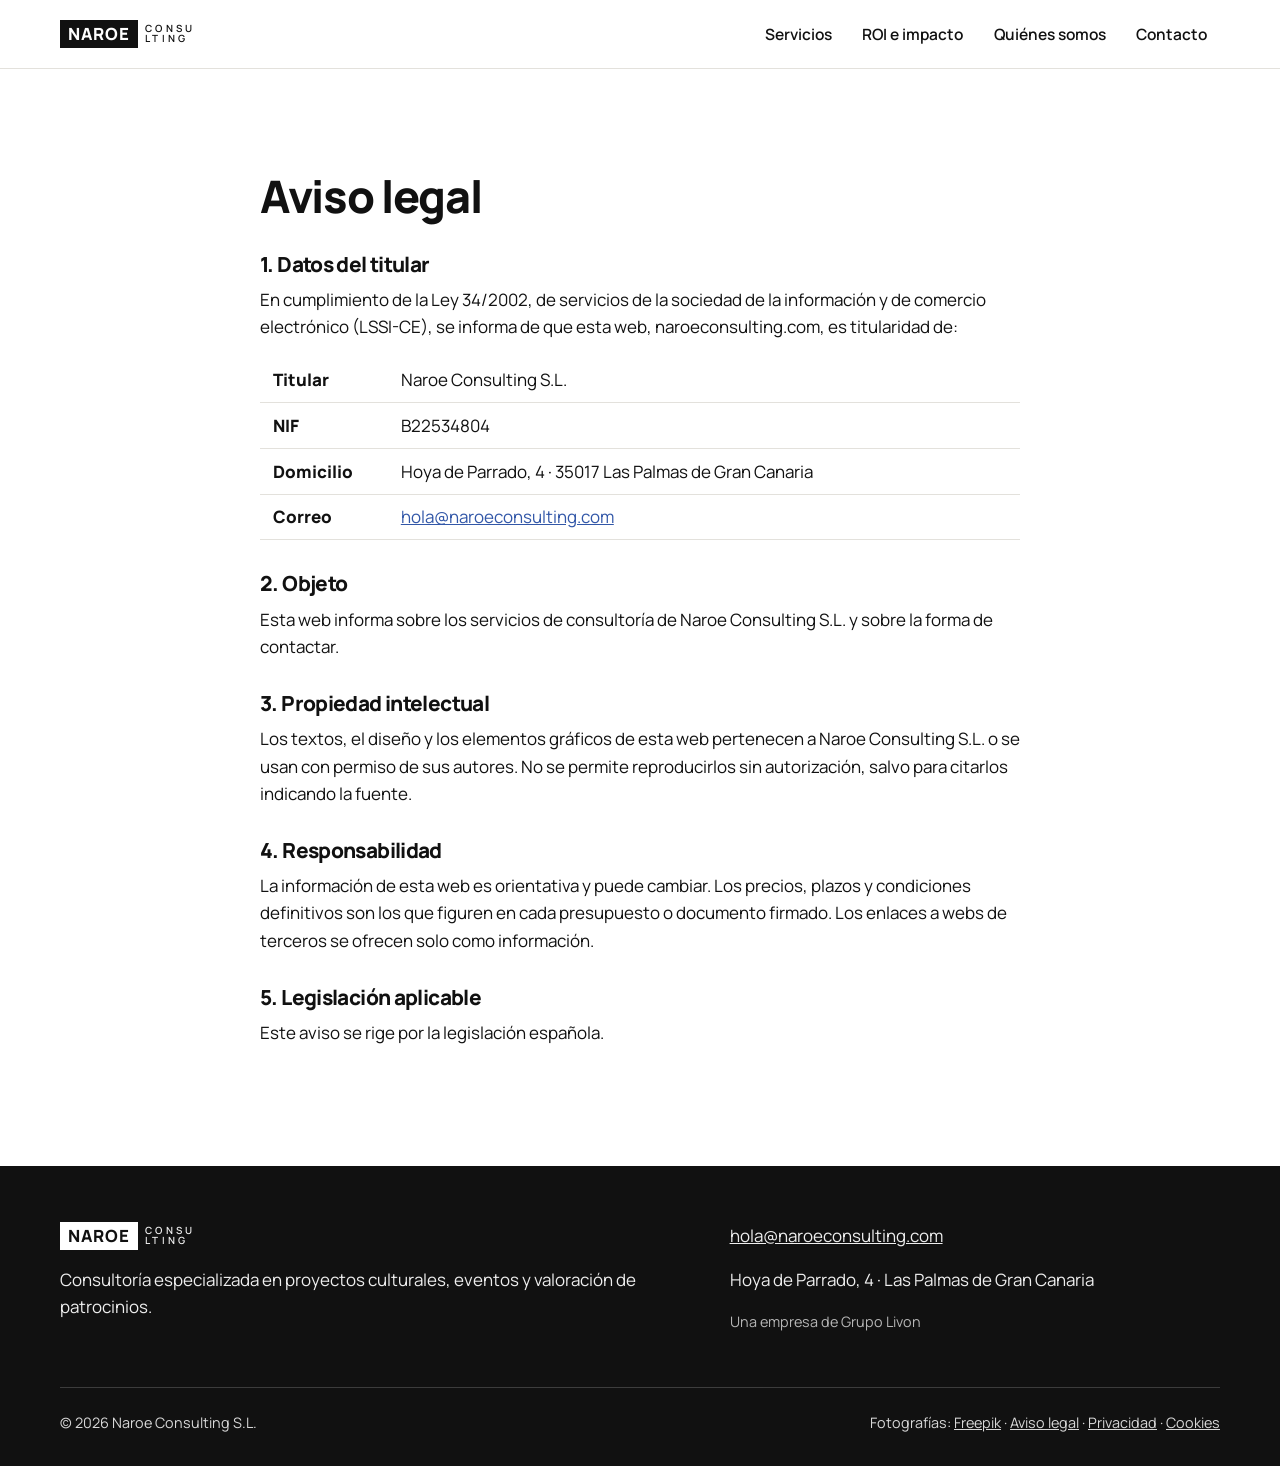
<file: aviso-legal.html>
<!doctype html>
<html lang="es" class="sin-js">
<head>
<meta charset="utf-8">
<meta name="viewport" content="width=device-width, initial-scale=1">
<title>Aviso legal · Naroe Consulting</title>
<meta name="description" content="Aviso legal de la web de Naroe Consulting.">
<link rel="canonical" href="https://naroeconsulting.com/aviso-legal">
<meta name="theme-color" content="#111111">
<meta property="og:type" content="website">
<meta property="og:site_name" content="Naroe Consulting">
<meta property="og:locale" content="es_ES">
<meta property="og:title" content="Aviso legal · Naroe Consulting">
<meta property="og:description" content="Aviso legal de la web de Naroe Consulting.">
<meta property="og:url" content="https://naroeconsulting.com/aviso-legal">
<meta property="og:image" content="https://naroeconsulting.com/img/og.png">
<meta name="twitter:card" content="summary_large_image">
<link rel="icon" href="/favicon.svg" type="image/svg+xml">
<link rel="icon" href="/favicon.png" type="image/png">
<link rel="apple-touch-icon" href="/apple-touch-icon.png">
<link rel="manifest" href="/site.webmanifest">
<link rel="preload" href="/fonts/manrope-latin-800-normal.woff2" as="font" type="font/woff2" crossorigin>
<link rel="preload" href="/fonts/manrope-latin-400-normal.woff2" as="font" type="font/woff2" crossorigin>
<link rel="stylesheet" href="/css/estilos.css">
</head>
<body>
<a class="saltar" href="#contenido">Saltar al contenido</a>
<header class="nav">
  <div class="contenedor nav-fila">
    <a class="marca" href="/" aria-label="Naroe Consulting, ir al inicio"><span class="logo"><span class="logo-caja">NAROE</span><span class="logo-txt">CONSU<br>LTING</span></span></a>
    <button class="boton-menu" type="button" aria-controls="menu" aria-expanded="false"><span class="visualmente-oculto">Abrir menú</span><svg viewBox="0 0 24 24" fill="none" stroke="currentColor" stroke-width="2.2" stroke-linecap="round" aria-hidden="true"><path d="M4 7h16M4 12h16M4 17h16"/></svg></button>
    <ul class="menu" id="menu"><li><a href="/#servicios">Servicios</a></li><li><a href="/roi/">ROI e impacto</a></li><li><a href="/#nosotros">Quiénes somos</a></li><li><a href="/#contacto">Contacto</a></li></ul>
  </div>
</header>
<main id="contenido">
<section class="seccion legal"><div class="contenedor estrecho"><h1>Aviso legal</h1><h2>1. Datos del titular</h2>
<p>En cumplimiento de la Ley 34/2002, de servicios de la sociedad de la información y de comercio electrónico (LSSI-CE), se informa de que esta web, naroeconsulting.com, es titularidad de:</p>
<table class="tabla-legal">
<tr><th scope="row">Titular</th><td>Naroe Consulting S.L.</td></tr>
<tr><th scope="row">NIF</th><td>B22534804</td></tr>
<tr><th scope="row">Domicilio</th><td>Hoya de Parrado, 4 · 35017 Las Palmas de Gran Canaria</td></tr>
<tr><th scope="row">Correo</th><td><a href="mailto:hola@naroeconsulting.com">hola@naroeconsulting.com</a></td></tr>

</table>
<h2>2. Objeto</h2>
<p>Esta web informa sobre los servicios de consultoría de Naroe Consulting S.L. y sobre la forma de contactar.</p>
<h2>3. Propiedad intelectual</h2>
<p>Los textos, el diseño y los elementos gráficos de esta web pertenecen a Naroe Consulting S.L. o se usan con permiso de sus autores. No se permite reproducirlos sin autorización, salvo para citarlos indicando la fuente.</p>
<h2>4. Responsabilidad</h2>
<p>La información de esta web es orientativa y puede cambiar. Los precios, plazos y condiciones definitivos son los que figuren en cada presupuesto o documento firmado. Los enlaces a webs de terceros se ofrecen solo como información.</p>
<h2>5. Legislación aplicable</h2>
<p>Este aviso se rige por la legislación española.</p></div></section>
</main>
<footer class="pie">
  <div class="contenedor">
    <div class="pie-arriba">
      <div><span class="logo logo-pie"><span class="logo-caja">NAROE</span><span class="logo-txt">CONSU<br>LTING</span></span>
      <p>Consultoría especializada en proyectos culturales, eventos y valoración de patrocinios.</p></div>
      <div><p><a href="mailto:hola@naroeconsulting.com">hola@naroeconsulting.com</a></p>
      <p>Hoya de Parrado, 4 · Las Palmas de Gran Canaria</p><p class="pie-nota">Una empresa de Grupo Livon</p></div>
    </div>
    <div class="pie-base">
      <span>© <span id="anio">2026</span> Naroe Consulting S.L.</span>
      <span>Fotografías: <a href="https://www.freepik.es" rel="noopener">Freepik</a> · <a href="/aviso-legal">Aviso legal</a> · <a href="/privacidad">Privacidad</a> · <a href="/cookies">Cookies</a></span>
    </div>
  </div>
</footer>
<script src="/js/main.js" defer></script>

</body>
</html>
</file>
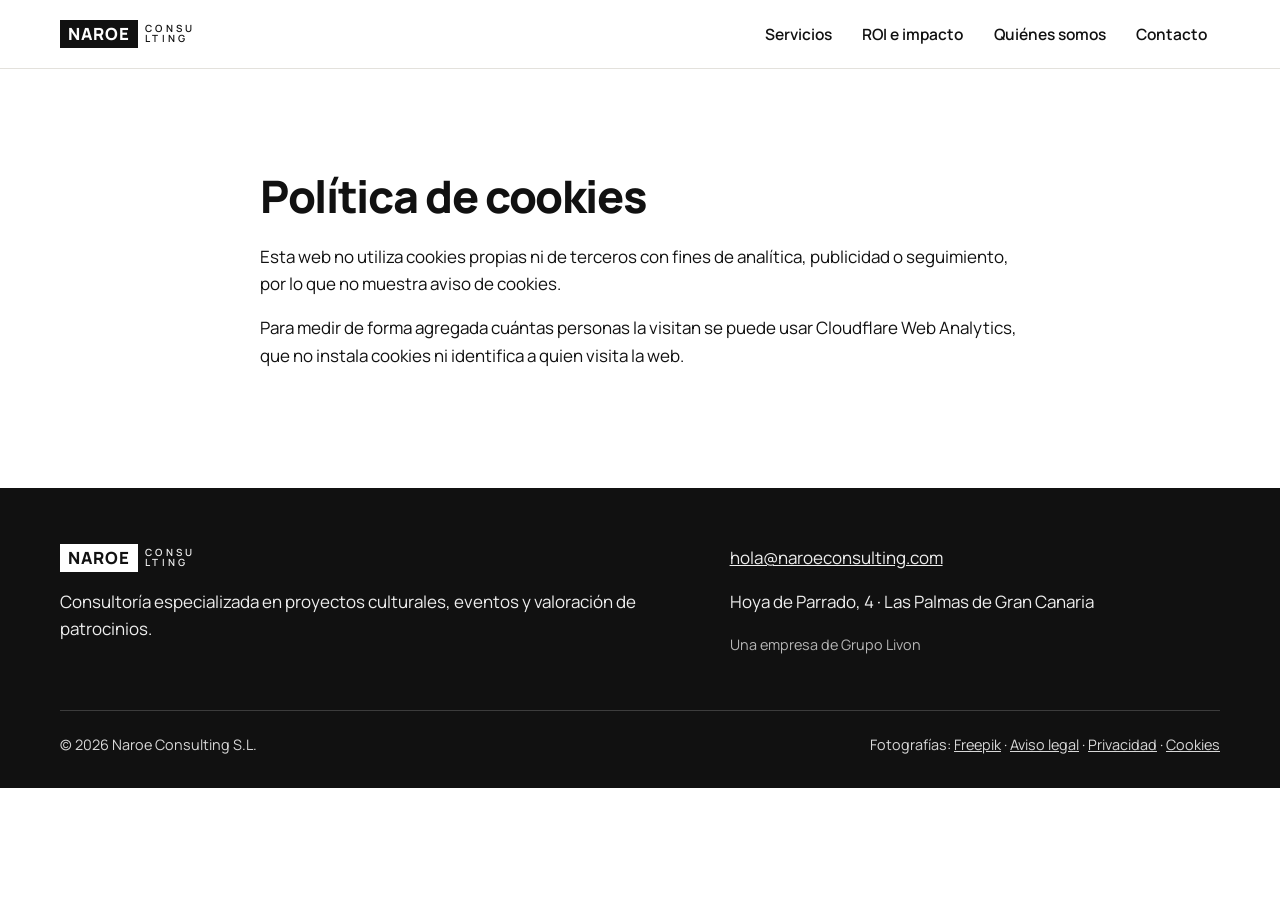
<file: cookies.html>
<!doctype html>
<html lang="es" class="sin-js">
<head>
<meta charset="utf-8">
<meta name="viewport" content="width=device-width, initial-scale=1">
<title>Política de cookies · Naroe Consulting</title>
<meta name="description" content="Política de cookies de la web de Naroe Consulting.">
<link rel="canonical" href="https://naroeconsulting.com/cookies">
<meta name="theme-color" content="#111111">
<meta property="og:type" content="website">
<meta property="og:site_name" content="Naroe Consulting">
<meta property="og:locale" content="es_ES">
<meta property="og:title" content="Política de cookies · Naroe Consulting">
<meta property="og:description" content="Política de cookies de la web de Naroe Consulting.">
<meta property="og:url" content="https://naroeconsulting.com/cookies">
<meta property="og:image" content="https://naroeconsulting.com/img/og.png">
<meta name="twitter:card" content="summary_large_image">
<link rel="icon" href="/favicon.svg" type="image/svg+xml">
<link rel="icon" href="/favicon.png" type="image/png">
<link rel="apple-touch-icon" href="/apple-touch-icon.png">
<link rel="manifest" href="/site.webmanifest">
<link rel="preload" href="/fonts/manrope-latin-800-normal.woff2" as="font" type="font/woff2" crossorigin>
<link rel="preload" href="/fonts/manrope-latin-400-normal.woff2" as="font" type="font/woff2" crossorigin>
<link rel="stylesheet" href="/css/estilos.css">
</head>
<body>
<a class="saltar" href="#contenido">Saltar al contenido</a>
<header class="nav">
  <div class="contenedor nav-fila">
    <a class="marca" href="/" aria-label="Naroe Consulting, ir al inicio"><span class="logo"><span class="logo-caja">NAROE</span><span class="logo-txt">CONSU<br>LTING</span></span></a>
    <button class="boton-menu" type="button" aria-controls="menu" aria-expanded="false"><span class="visualmente-oculto">Abrir menú</span><svg viewBox="0 0 24 24" fill="none" stroke="currentColor" stroke-width="2.2" stroke-linecap="round" aria-hidden="true"><path d="M4 7h16M4 12h16M4 17h16"/></svg></button>
    <ul class="menu" id="menu"><li><a href="/#servicios">Servicios</a></li><li><a href="/roi/">ROI e impacto</a></li><li><a href="/#nosotros">Quiénes somos</a></li><li><a href="/#contacto">Contacto</a></li></ul>
  </div>
</header>
<main id="contenido">
<section class="seccion legal"><div class="contenedor estrecho"><h1>Política de cookies</h1><p>Esta web no utiliza cookies propias ni de terceros con fines de analítica, publicidad o seguimiento, por lo que no muestra aviso de cookies.</p>
<p>Para medir de forma agregada cuántas personas la visitan se puede usar Cloudflare Web Analytics, que no instala cookies ni identifica a quien visita la web.</p></div></section>
</main>
<footer class="pie">
  <div class="contenedor">
    <div class="pie-arriba">
      <div><span class="logo logo-pie"><span class="logo-caja">NAROE</span><span class="logo-txt">CONSU<br>LTING</span></span>
      <p>Consultoría especializada en proyectos culturales, eventos y valoración de patrocinios.</p></div>
      <div><p><a href="mailto:hola@naroeconsulting.com">hola@naroeconsulting.com</a></p>
      <p>Hoya de Parrado, 4 · Las Palmas de Gran Canaria</p><p class="pie-nota">Una empresa de Grupo Livon</p></div>
    </div>
    <div class="pie-base">
      <span>© <span id="anio">2026</span> Naroe Consulting S.L.</span>
      <span>Fotografías: <a href="https://www.freepik.es" rel="noopener">Freepik</a> · <a href="/aviso-legal">Aviso legal</a> · <a href="/privacidad">Privacidad</a> · <a href="/cookies">Cookies</a></span>
    </div>
  </div>
</footer>
<script src="/js/main.js" defer></script>

</body>
</html>
</file>
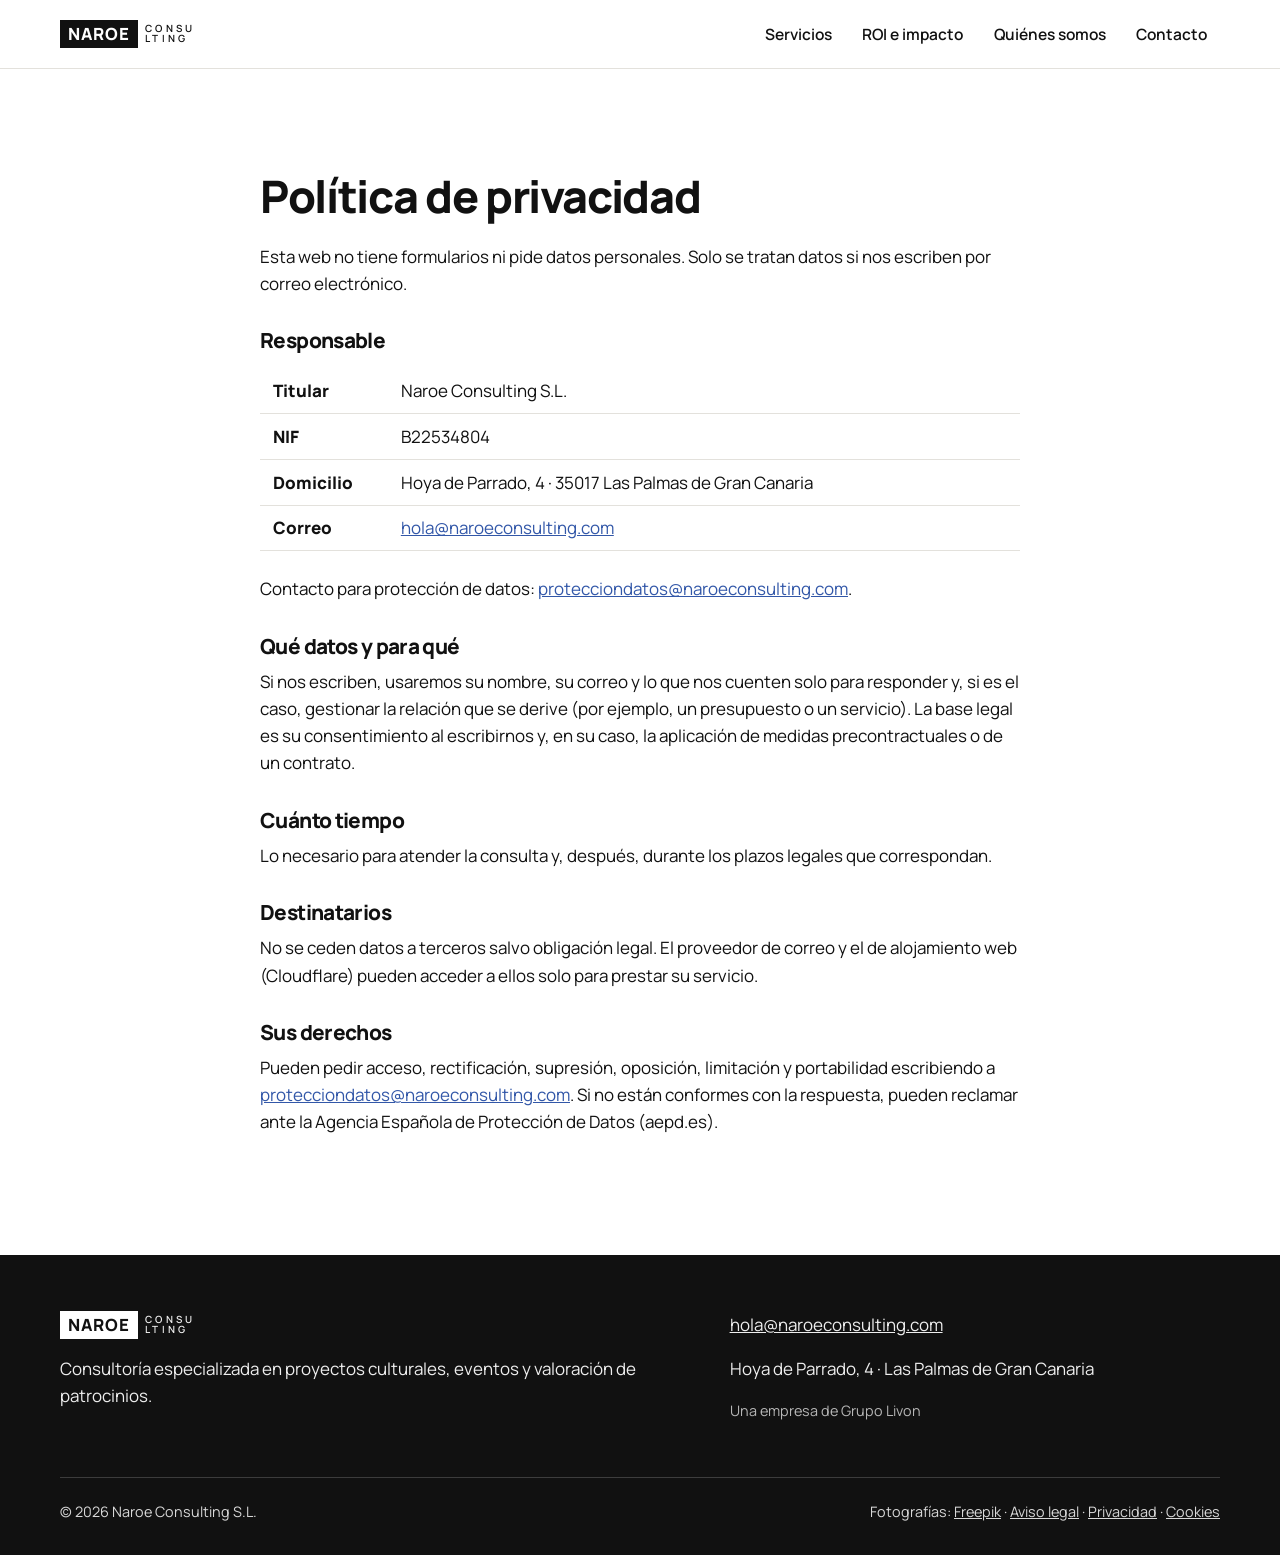
<file: privacidad.html>
<!doctype html>
<html lang="es" class="sin-js">
<head>
<meta charset="utf-8">
<meta name="viewport" content="width=device-width, initial-scale=1">
<title>Política de privacidad · Naroe Consulting</title>
<meta name="description" content="Política de privacidad de la web de Naroe Consulting.">
<link rel="canonical" href="https://naroeconsulting.com/privacidad">
<meta name="theme-color" content="#111111">
<meta property="og:type" content="website">
<meta property="og:site_name" content="Naroe Consulting">
<meta property="og:locale" content="es_ES">
<meta property="og:title" content="Política de privacidad · Naroe Consulting">
<meta property="og:description" content="Política de privacidad de la web de Naroe Consulting.">
<meta property="og:url" content="https://naroeconsulting.com/privacidad">
<meta property="og:image" content="https://naroeconsulting.com/img/og.png">
<meta name="twitter:card" content="summary_large_image">
<link rel="icon" href="/favicon.svg" type="image/svg+xml">
<link rel="icon" href="/favicon.png" type="image/png">
<link rel="apple-touch-icon" href="/apple-touch-icon.png">
<link rel="manifest" href="/site.webmanifest">
<link rel="preload" href="/fonts/manrope-latin-800-normal.woff2" as="font" type="font/woff2" crossorigin>
<link rel="preload" href="/fonts/manrope-latin-400-normal.woff2" as="font" type="font/woff2" crossorigin>
<link rel="stylesheet" href="/css/estilos.css">
</head>
<body>
<a class="saltar" href="#contenido">Saltar al contenido</a>
<header class="nav">
  <div class="contenedor nav-fila">
    <a class="marca" href="/" aria-label="Naroe Consulting, ir al inicio"><span class="logo"><span class="logo-caja">NAROE</span><span class="logo-txt">CONSU<br>LTING</span></span></a>
    <button class="boton-menu" type="button" aria-controls="menu" aria-expanded="false"><span class="visualmente-oculto">Abrir menú</span><svg viewBox="0 0 24 24" fill="none" stroke="currentColor" stroke-width="2.2" stroke-linecap="round" aria-hidden="true"><path d="M4 7h16M4 12h16M4 17h16"/></svg></button>
    <ul class="menu" id="menu"><li><a href="/#servicios">Servicios</a></li><li><a href="/roi/">ROI e impacto</a></li><li><a href="/#nosotros">Quiénes somos</a></li><li><a href="/#contacto">Contacto</a></li></ul>
  </div>
</header>
<main id="contenido">
<section class="seccion legal"><div class="contenedor estrecho"><h1>Política de privacidad</h1><p>Esta web no tiene formularios ni pide datos personales. Solo se tratan datos si nos escriben por correo electrónico.</p>
<h2>Responsable</h2>
<table class="tabla-legal">
<tr><th scope="row">Titular</th><td>Naroe Consulting S.L.</td></tr>
<tr><th scope="row">NIF</th><td>B22534804</td></tr>
<tr><th scope="row">Domicilio</th><td>Hoya de Parrado, 4 · 35017 Las Palmas de Gran Canaria</td></tr>
<tr><th scope="row">Correo</th><td><a href="mailto:hola@naroeconsulting.com">hola@naroeconsulting.com</a></td></tr>

</table>
<p>Contacto para protección de datos: <a href="mailto:protecciondatos@naroeconsulting.com">protecciondatos@naroeconsulting.com</a>.</p>
<h2>Qué datos y para qué</h2>
<p>Si nos escriben, usaremos su nombre, su correo y lo que nos cuenten solo para responder y, si es el caso, gestionar la relación que se derive (por ejemplo, un presupuesto o un servicio). La base legal es su consentimiento al escribirnos y, en su caso, la aplicación de medidas precontractuales o de un contrato.</p>
<h2>Cuánto tiempo</h2>
<p>Lo necesario para atender la consulta y, después, durante los plazos legales que correspondan.</p>
<h2>Destinatarios</h2>
<p>No se ceden datos a terceros salvo obligación legal. El proveedor de correo y el de alojamiento web (Cloudflare) pueden acceder a ellos solo para prestar su servicio.</p>
<h2>Sus derechos</h2>
<p>Pueden pedir acceso, rectificación, supresión, oposición, limitación y portabilidad escribiendo a <a href="mailto:protecciondatos@naroeconsulting.com">protecciondatos@naroeconsulting.com</a>. Si no están conformes con la respuesta, pueden reclamar ante la Agencia Española de Protección de Datos (aepd.es).</p></div></section>
</main>
<footer class="pie">
  <div class="contenedor">
    <div class="pie-arriba">
      <div><span class="logo logo-pie"><span class="logo-caja">NAROE</span><span class="logo-txt">CONSU<br>LTING</span></span>
      <p>Consultoría especializada en proyectos culturales, eventos y valoración de patrocinios.</p></div>
      <div><p><a href="mailto:hola@naroeconsulting.com">hola@naroeconsulting.com</a></p>
      <p>Hoya de Parrado, 4 · Las Palmas de Gran Canaria</p><p class="pie-nota">Una empresa de Grupo Livon</p></div>
    </div>
    <div class="pie-base">
      <span>© <span id="anio">2026</span> Naroe Consulting S.L.</span>
      <span>Fotografías: <a href="https://www.freepik.es" rel="noopener">Freepik</a> · <a href="/aviso-legal">Aviso legal</a> · <a href="/privacidad">Privacidad</a> · <a href="/cookies">Cookies</a></span>
    </div>
  </div>
</footer>
<script src="/js/main.js" defer></script>

</body>
</html>
</file>
<file: css/estilos.css>
/* ---- Base común (no tocar aquí los colores: van en tema.css) ---- */
*,*::before,*::after{box-sizing:border-box}
html{-webkit-text-size-adjust:100%;scroll-behavior:smooth}
@media (prefers-reduced-motion:reduce){html{scroll-behavior:auto}*,*::before,*::after{animation:none!important;transition:none!important}}
body{margin:0;background:var(--fondo);color:var(--tinta);font-family:var(--letra);font-size:1.0625rem;line-height:1.6;text-rendering:optimizeLegibility;-webkit-font-smoothing:antialiased}
img,svg{display:block;max-width:100%}
a{color:var(--enlace)}
a:hover{text-decoration-thickness:2px}
h1,h2,h3{font-family:var(--letra-titulo);line-height:1.1;margin:0 0 .5em;text-wrap:balance}
p{margin:0 0 1em}
:focus-visible{outline:3px solid var(--foco);outline-offset:3px;border-radius:4px}
.contenedor{width:min(100% - 2rem,1160px);margin-inline:auto}
.estrecho{width:min(100% - 2rem,760px)}
.visualmente-oculto{position:absolute!important;width:1px;height:1px;overflow:hidden;clip:rect(0 0 0 0);white-space:nowrap}
.saltar{position:absolute;left:1rem;top:-4rem;z-index:100;background:var(--tinta);color:var(--fondo);padding:.6rem 1rem;border-radius:6px}
.saltar:focus{top:1rem}
.seccion{padding:clamp(3.5rem,8vw,6.5rem) 0}
.antetitulo{font-size:.82rem;font-weight:700;letter-spacing:.08em;text-transform:uppercase;margin:0 0 .8rem}
.entradilla{font-size:clamp(1.1rem,2vw,1.3rem);max-width:62ch}
.boton{display:inline-flex;align-items:center;gap:.55rem;min-height:48px;padding:.75rem 1.35rem;border-radius:var(--radio-boton,999px);font-weight:700;text-decoration:none;border:2px solid transparent;cursor:pointer;transition:transform .15s,background-color .15s,color .15s}
.boton svg{width:1.2em;height:1.2em}
.boton:hover{transform:translateY(-1px)}
.botones{display:flex;flex-wrap:wrap;gap:.8rem}
/* Navegación */
.nav{position:sticky;top:0;z-index:50;background:var(--nav-fondo);backdrop-filter:saturate(1.4) blur(10px);border-bottom:1px solid var(--linea)}
.nav-fila{display:flex;align-items:center;justify-content:space-between;gap:1rem;min-height:68px}
.marca{display:flex;align-items:center;gap:.6rem;text-decoration:none;color:inherit;font-weight:800}
.menu{display:flex;gap:.3rem;list-style:none;margin:0;padding:0}
.menu a{display:block;padding:.55rem .8rem;border-radius:8px;color:var(--tinta);text-decoration:none;font-weight:600;font-size:.97rem}
.menu a:hover,.menu a[aria-current=page]{background:var(--menu-activo)}
.boton-menu{display:none;background:none;border:0;color:var(--tinta);width:48px;height:48px;padding:10px;cursor:pointer}
@media (max-width:820px){
  .boton-menu{display:block}
  .menu{position:absolute;inset:100% 0 auto 0;flex-direction:column;background:var(--fondo);border-bottom:1px solid var(--linea);padding:.6rem 1rem 1rem;display:none}
  .menu.abierto{display:flex}
  .sin-js .menu{display:flex;position:static;flex-direction:row;flex-wrap:wrap}
  .menu a{padding:.8rem}
}
/* Aparición */
.aparece{opacity:1}
html:not(.sin-js) .aparece{opacity:0;transform:translateY(14px);transition:opacity .6s ease,transform .6s ease}
html:not(.sin-js) .aparece.visible{opacity:1;transform:none}
@media (prefers-reduced-motion:reduce){html:not(.sin-js) .aparece{opacity:1;transform:none}}
/* Pie */
.pie{padding:3.5rem 0 2rem;background:var(--pie-fondo);color:var(--pie-tinta)}
.pie a{color:inherit}
.pie-base{display:flex;flex-wrap:wrap;justify-content:space-between;gap:.6rem 1.5rem;margin-top:2.5rem;padding-top:1.4rem;border-top:1px solid color-mix(in srgb,currentColor 22%,transparent);font-size:.9rem;opacity:.9}
/* Legales y error */
.legal h1{font-size:clamp(2rem,4vw,2.8rem)}
.legal h2{font-size:1.3rem;margin-top:2rem}
.tabla-legal{border-collapse:collapse;margin:1rem 0 1.5rem;width:100%}
.tabla-legal th,.tabla-legal td{text-align:left;padding:.55rem .8rem;border-bottom:1px solid var(--linea);vertical-align:top}
.tabla-legal th{width:8rem;font-weight:700}
.error{text-align:center;min-height:55vh;display:grid;place-items:center}
.error h1{font-size:clamp(2rem,5vw,3.2rem)}

/* ---- Naroe Consulting: blanco y negro con la paleta de la marca ---- */
@font-face{font-family:"Manrope";font-weight:400;font-display:swap;src:url(/fonts/manrope-latin-400-normal.woff2) format("woff2")}
@font-face{font-family:"Manrope";font-weight:600;font-display:swap;src:url(/fonts/manrope-latin-600-normal.woff2) format("woff2")}
@font-face{font-family:"Manrope";font-weight:800;font-display:swap;src:url(/fonts/manrope-latin-800-normal.woff2) format("woff2")}
@font-face{font-family:"IBM Plex Mono";font-weight:500;font-display:swap;src:url(/fonts/ibm-plex-mono-latin-500-normal.woff2) format("woff2")}
:root{
  --negro:#111;--gris:#5a5a5a;--gris-claro:#f3f2ef;--rojo:#c7303e;--azul:#3257a8;--verde:#2b8a79;
  --fondo:#fff;--tinta:var(--negro);--enlace:var(--azul);--foco:var(--azul);--linea:#e3e1dc;
  --letra:"Manrope",system-ui,sans-serif;--letra-titulo:"Manrope",system-ui,sans-serif;--mono:"IBM Plex Mono",ui-monospace,monospace;
  --nav-fondo:rgba(255,255,255,.92);--menu-activo:var(--gris-claro);--pie-fondo:var(--negro);--pie-tinta:#eee;--radio-boton:4px
}
h1,h2,h3{font-weight:800;letter-spacing:-.03em}
.antetitulo{font-family:var(--mono);font-weight:500;letter-spacing:.04em;color:var(--gris)}
/* Logotipo en texto */
.logo{display:inline-flex;align-items:center;gap:.45rem;font-weight:800;line-height:1}
.logo-caja{background:var(--negro);color:#fff;padding:.38rem .5rem .32rem;font-size:1.05rem;letter-spacing:.06em}
.logo-txt{font-size:.62rem;letter-spacing:.32em;font-weight:600}
.logo-pie .logo-caja{background:#fff;color:var(--negro)}
.boton-negro{background:var(--negro);color:#fff}
.boton-negro:hover{background:#333}
.boton-linea{border-color:var(--negro);color:var(--negro)}
.boton-linea:hover{background:var(--negro);color:#fff}
.boton-blanco{background:#fff;color:var(--negro)}
.franja{display:grid;grid-template-columns:repeat(9,1fr);height:10px}
.franja i{display:block}
.cabecera-seccion{max-width:780px;margin-bottom:2.6rem}
.cabecera-seccion h2,.nosotros h2,.cifras-grid h2,.docs-grid h2,.criterios h2,.especial h2{font-size:clamp(1.9rem,4vw,3rem)}

/* Portada */
.portada{padding-top:clamp(3.5rem,9vw,7rem)}
.portada h1{font-size:clamp(2.6rem,7.5vw,6rem);line-height:1;margin-bottom:2.4rem}
.subraya{background:linear-gradient(transparent 62%,#f4cf70 62%,#f4cf70 92%,transparent 92%)}
.portada-pie{display:grid;grid-template-columns:1.2fr 1fr;gap:2rem;align-items:end;padding-bottom:clamp(3rem,7vw,5rem)}
.portada-pie .entradilla{color:var(--gris);margin:0}
.portada-pie .botones{justify-content:flex-end}
@media (max-width:820px){.portada-pie{grid-template-columns:1fr}.portada-pie .botones{justify-content:flex-start}}

/* Servicios */
.servicios{display:grid;grid-template-columns:repeat(auto-fit,minmax(min(100%,320px),1fr));border-top:1px solid var(--linea);border-left:1px solid var(--linea)}
.servicio{padding:2rem 1.8rem 2.2rem;border-right:1px solid var(--linea);border-bottom:1px solid var(--linea);position:relative;display:flex;flex-direction:column}
.servicio::before{content:"";display:block;width:34px;height:8px;background:var(--c);margin-bottom:1.4rem}
.servicio h3{font-size:1.35rem}
.servicio p{color:var(--gris)}
.servicio-enlace{margin-top:auto;display:inline-flex;gap:.4rem;align-items:center;font-weight:800;color:var(--negro);text-decoration:none;border-bottom:2px solid var(--c);align-self:flex-start;padding-bottom:2px;word-break:break-all}
.servicio-enlace svg{width:1rem;height:1rem}

/* Especial (bloque negro) */
.seccion-negra{background:var(--negro);color:#f4f4f4}
.seccion-negra .antetitulo{color:#f4cf70}
.seccion-negra p{color:#cfcfcf}
.especial{display:grid;grid-template-columns:1.1fr 1fr;gap:3rem;align-items:center}
.formula{margin:0;display:grid;gap:1px;background:#333;border:1px solid #333}
.formula div{background:var(--negro);padding:1.3rem 1.5rem;display:flex;justify-content:space-between;gap:1rem;align-items:baseline;flex-wrap:wrap}
.formula dt{font-family:var(--mono);font-size:1.7rem;color:#fff}
.formula dd{margin:0;color:#cfcfcf}
@media (max-width:820px){.especial{grid-template-columns:1fr}}

/* Quiénes somos */
.nosotros{display:grid;grid-template-columns:1fr 1.3fr;gap:3rem}
.nosotros p{color:var(--gris)}
.nosotros .entradilla{color:var(--negro);font-weight:600}
@media (max-width:820px){.nosotros{grid-template-columns:1fr;gap:1rem}}

/* Contacto */
.contacto-caja{border:1px solid var(--linea);padding:0 clamp(1.5rem,5vw,3.5rem) clamp(2rem,5vw,3.5rem);text-align:center}
.contacto-caja .franja{margin:0 calc(-1 * clamp(1.5rem,5vw,3.5rem)) clamp(2rem,5vw,3rem)}
.contacto-caja h2{font-size:clamp(1.7rem,3.6vw,2.6rem);max-width:24ch;margin-inline:auto}
.contacto-caja p{color:var(--gris)}
.contacto-caja .boton{word-break:break-all}

/* Especial ROI */
.informes{display:grid;grid-template-columns:repeat(auto-fit,minmax(min(100%,300px),1fr));gap:1.2rem}
.informe{border:1px solid var(--linea);border-top:8px solid var(--c);padding:1.8rem;scroll-margin-top:90px}
.informe-cuando{font-family:var(--mono);font-size:.85rem;color:var(--gris);margin-bottom:.4rem}
.informe h3{font-size:1.5rem}
.informe p{color:var(--gris)}
.informe ul{margin:0;padding-left:1.1rem;display:grid;gap:.3rem;font-weight:600}
.seccion-gris{background:var(--gris-claro)}
.cifras-grid,.docs-grid,.criterios{display:grid;grid-template-columns:1fr 1.1fr;gap:3rem;align-items:start}
.cifras-grid p,.docs-grid p,.criterios p{color:var(--gris)}
.ejemplo{background:#fff;border:1px solid var(--linea);padding:1.6rem}
.ejemplo-titulo{font-family:var(--mono);font-size:.85rem;color:var(--gris)}
.ejemplo dl{margin:0}
.ejemplo dl div{display:flex;justify-content:space-between;gap:1rem;padding:.8rem 0;border-bottom:1px solid var(--linea);align-items:baseline;flex-wrap:wrap}
.ejemplo dt{color:var(--gris)}
.ejemplo dd{margin:0;font-family:var(--mono);font-size:1.25rem}
.ejemplo .destaca dt{color:var(--negro);font-weight:700}
.ejemplo .destaca dd{font-size:1.6rem;color:var(--verde)}
.ejemplo-nota{font-size:.85rem;color:var(--gris);margin:1rem 0 0}
.pasos{list-style:none;margin:0;padding:0;counter-reset:p;display:grid;grid-template-columns:repeat(auto-fit,minmax(min(100%,240px),1fr));gap:1.2rem}
.pasos li{counter-increment:p;border-top:2px solid var(--negro);padding-top:1.2rem}
.pasos li::before{content:counter(p,decimal-leading-zero);font-family:var(--mono);font-size:1.6rem;display:block;margin-bottom:.6rem}
.pasos h3{font-size:1.2rem}
.pasos p{color:var(--gris);margin:0}
.docs{margin:0;display:grid;gap:1px;background:var(--linea);border:1px solid var(--linea)}
.docs div{background:#fff;padding:1.1rem 1.3rem}
.docs dt{font-weight:800}
.docs dd{margin:.2rem 0 0;color:var(--gris)}
.lista-check{list-style:none;margin:0;padding:0;display:grid;gap:.9rem}
.lista-check li{display:flex;gap:.7rem;align-items:flex-start}
.lista-check svg{flex:none;width:1.3rem;height:1.3rem;color:var(--verde);margin-top:.15rem}
.indep h2{font-size:clamp(1.8rem,3.5vw,2.6rem)}
.indep p{font-size:1.15rem}
@media (max-width:820px){.cifras-grid,.docs-grid,.criterios{grid-template-columns:1fr;gap:1.5rem}}

/* Pie */
.pie-arriba{display:grid;grid-template-columns:1.3fr 1fr;gap:2rem}
.pie-arriba .logo{margin-bottom:1rem}
.pie-nota{opacity:.75;font-size:.9rem}
@media (max-width:700px){.pie-arriba{grid-template-columns:1fr}}

/* ---- Portada con informe de ejemplo ---- */
.portada-dos{display:grid;grid-template-columns:1.15fr .85fr;gap:3rem;align-items:center;padding-bottom:clamp(3rem,7vw,5rem)}
.portada-inicio h1{font-size:clamp(2.5rem,6vw,5rem);margin-bottom:1.4rem}
.portada-inicio .entradilla{color:var(--gris);margin-bottom:2rem}
.informe-mini{background:#fff;border:1px solid var(--linea);box-shadow:0 30px 60px -30px rgba(0,0,0,.35),0 0 0 8px var(--gris-claro);padding:1.4rem;transform:rotate(1.5deg)}
.im-cab{display:flex;justify-content:space-between;align-items:center;font-family:var(--mono);font-size:.8rem;color:var(--gris);margin-bottom:1.2rem}
.im-cab .logo-caja{font-size:.8rem}
.im-kpis,.im-pie{display:grid;grid-template-columns:1fr 1fr;gap:1rem}
.im-kpis small,.im-pie small{display:block;font-family:var(--mono);font-size:.75rem;color:var(--gris)}
.im-kpis strong{font-size:1.5rem}
.im-pie strong{font-family:var(--mono);font-size:2rem}
.verde{color:var(--verde)}
.im-barras{display:flex;align-items:flex-end;gap:8px;height:150px;margin:1.3rem 0;padding-bottom:8px;border-bottom:2px solid var(--negro)}
.im-barras i{flex:1;display:block;transform-origin:bottom;animation:crece 1s cubic-bezier(.2,.8,.2,1) both}
.im-barras i:nth-child(2){animation-delay:.08s}.im-barras i:nth-child(3){animation-delay:.16s}.im-barras i:nth-child(4){animation-delay:.24s}.im-barras i:nth-child(5){animation-delay:.32s}.im-barras i:nth-child(6){animation-delay:.4s}
@keyframes crece{from{transform:scaleY(0)}to{transform:scaleY(1)}}
@media (max-width:900px){.portada-dos{grid-template-columns:1fr}.informe-mini{transform:none;max-width:460px}}

/* ---- Portada ROI con foto ---- */
.portada-roi{position:relative;overflow:hidden}
.portada-roi.con-foto{background:#111;color:#fff}
.portada-roi .portada-foto{position:absolute;inset:0;width:100%;height:100%;object-fit:cover;opacity:.5}
.portada-roi.con-foto::before{content:"";position:absolute;inset:0;background:linear-gradient(90deg,rgba(0,0,0,.85),rgba(0,0,0,.35));z-index:0}
.portada-roi .contenedor,.portada-roi .franja{position:relative;z-index:1}
.portada-roi.con-foto .antetitulo{color:#f4cf70}
.portada-roi.con-foto .entradilla{color:#e6e6e6}
.portada-roi.con-foto .boton-negro{background:#fff;color:#111}

/* ---- Gráficas ---- */
.graficas{display:grid;grid-template-columns:1.3fr 1fr;gap:1.4rem}
.grafica{margin:0;border:1px solid var(--linea);padding:1.6rem}
.grafica figcaption{font-family:var(--mono);font-size:.85rem;color:var(--gris);margin-bottom:1.2rem}
.graficas>*{min-width:0}
.g-barras{list-style:none;margin:0;padding:0;display:grid;gap:.9rem}
.g-barras li{display:grid;grid-template-columns:1fr auto;gap:.3rem .8rem}
.b-et{font-weight:600}
.b-val{font-family:var(--mono);color:var(--gris)}
.b-pista{grid-column:1/-1;height:14px;background:var(--gris-claro)}
.b-pista i{display:block;height:100%}
.donut-fila{display:flex;gap:1.5rem;align-items:center;flex-wrap:wrap}
.donut-fila svg{width:180px;height:180px;flex:none}
.d-num{font-family:var(--mono);font-size:24px;fill:var(--negro)}
.d-txt{font-size:12px;fill:var(--gris)}
.leyenda{list-style:none;margin:0;padding:0;display:grid;gap:.6rem;flex:1 1 200px;min-width:0}
.leyenda li{display:grid;grid-template-columns:14px 1fr auto;gap:.6rem;align-items:center}
.leyenda i{width:14px;height:14px;display:block}
.leyenda strong{font-family:var(--mono)}
@media (max-width:900px){.graficas{grid-template-columns:1fr}}
.servicio-foto{width:calc(100% + 3.6rem);margin:-2rem -1.8rem 1.4rem;aspect-ratio:16/9;object-fit:cover;filter:grayscale(.15)}
.servicio.con-foto::before{display:none}
.servicio.con-foto .servicio-foto{border-bottom:8px solid var(--c)}

/* Trayectoria en Quiénes somos */
.trayectoria{display:grid;grid-template-columns:1fr 1fr;gap:1.5rem 2rem;margin-top:1.8rem;padding-top:1.6rem;border-top:1px solid var(--linea)}
.tray-bloque h3{font-size:.85rem;text-transform:uppercase;letter-spacing:.07em;margin:0 0 .7rem}
.tray-bloque ul{list-style:none;margin:0;padding:0;display:grid;gap:.45rem}
.tray-bloque li{font-weight:600;padding-left:1rem;position:relative}
.tray-bloque li::before{content:"";position:absolute;left:0;top:.6em;width:.45rem;height:.45rem;border-radius:50%;background:var(--negro)}
.tray-bloque:nth-child(1){grid-row:span 2}
@media (max-width:600px){.trayectoria{grid-template-columns:1fr}.tray-bloque:nth-child(1){grid-row:auto}}
</file>
